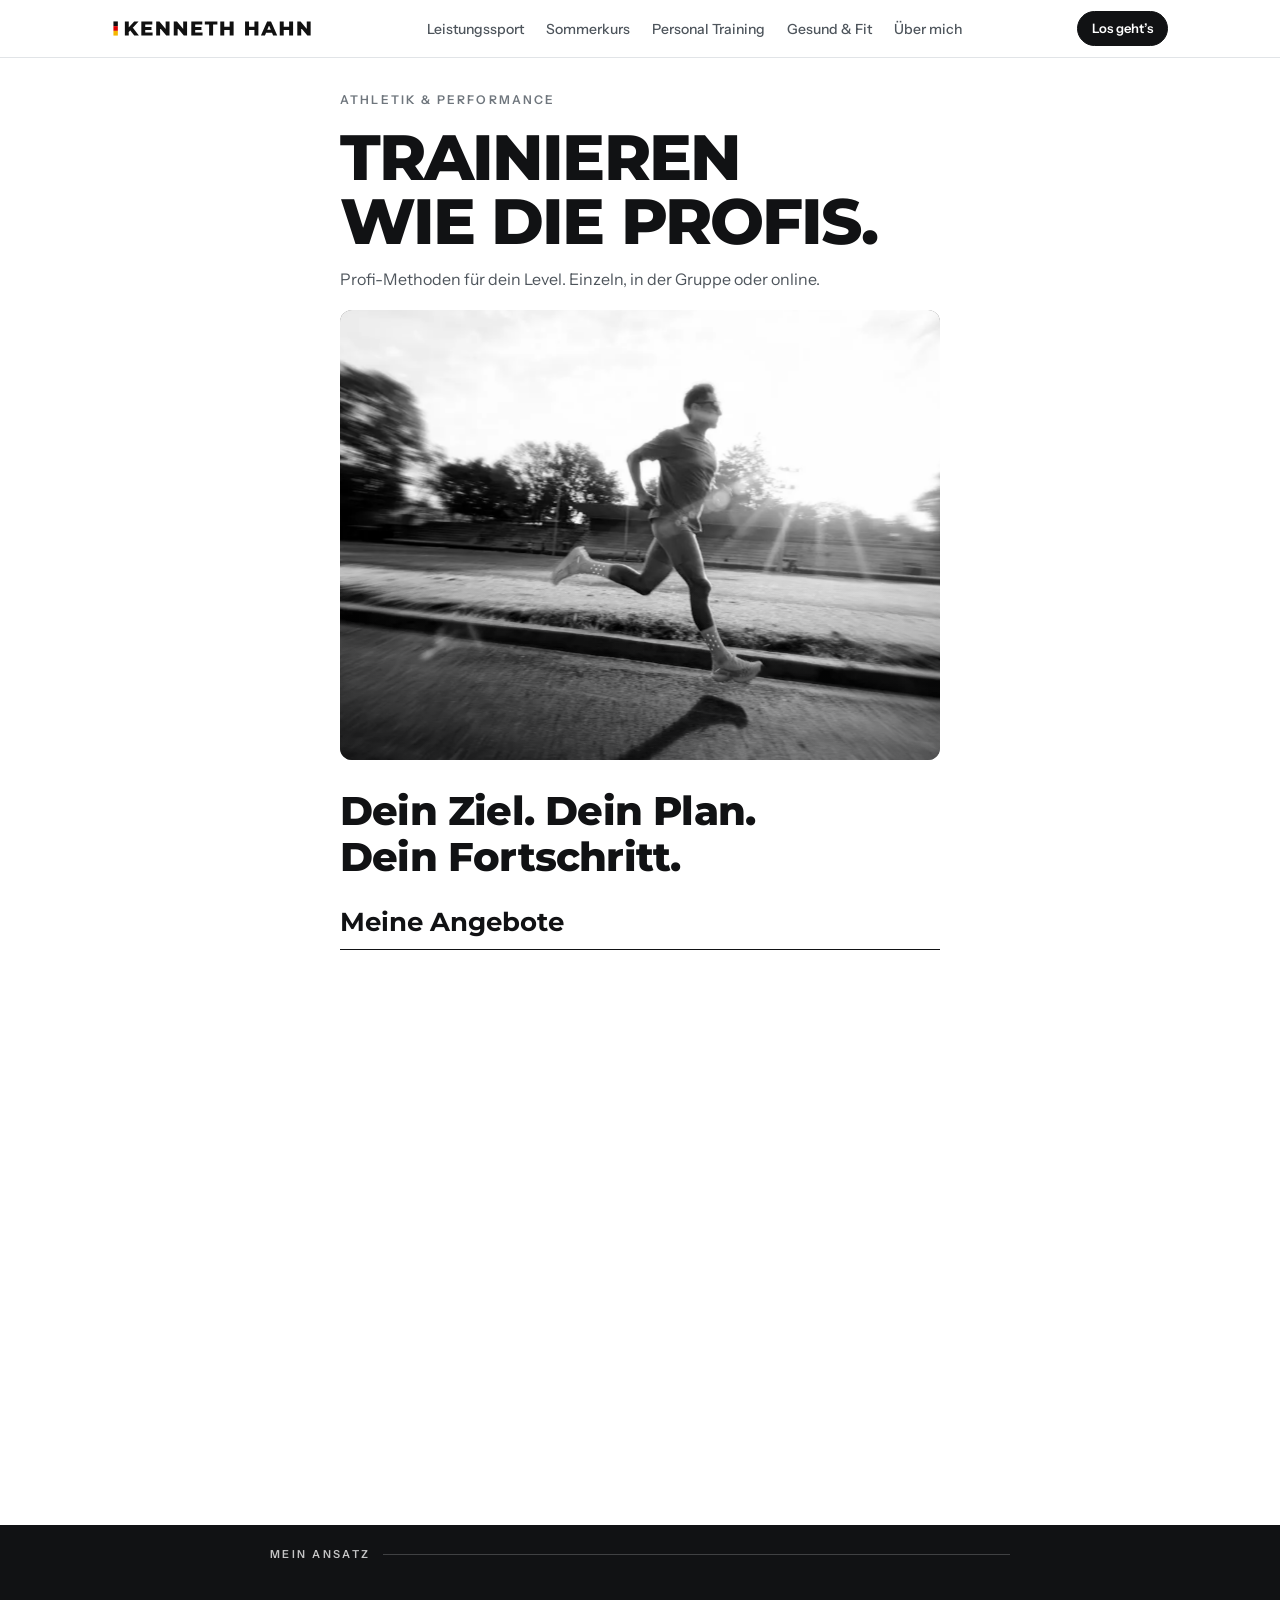
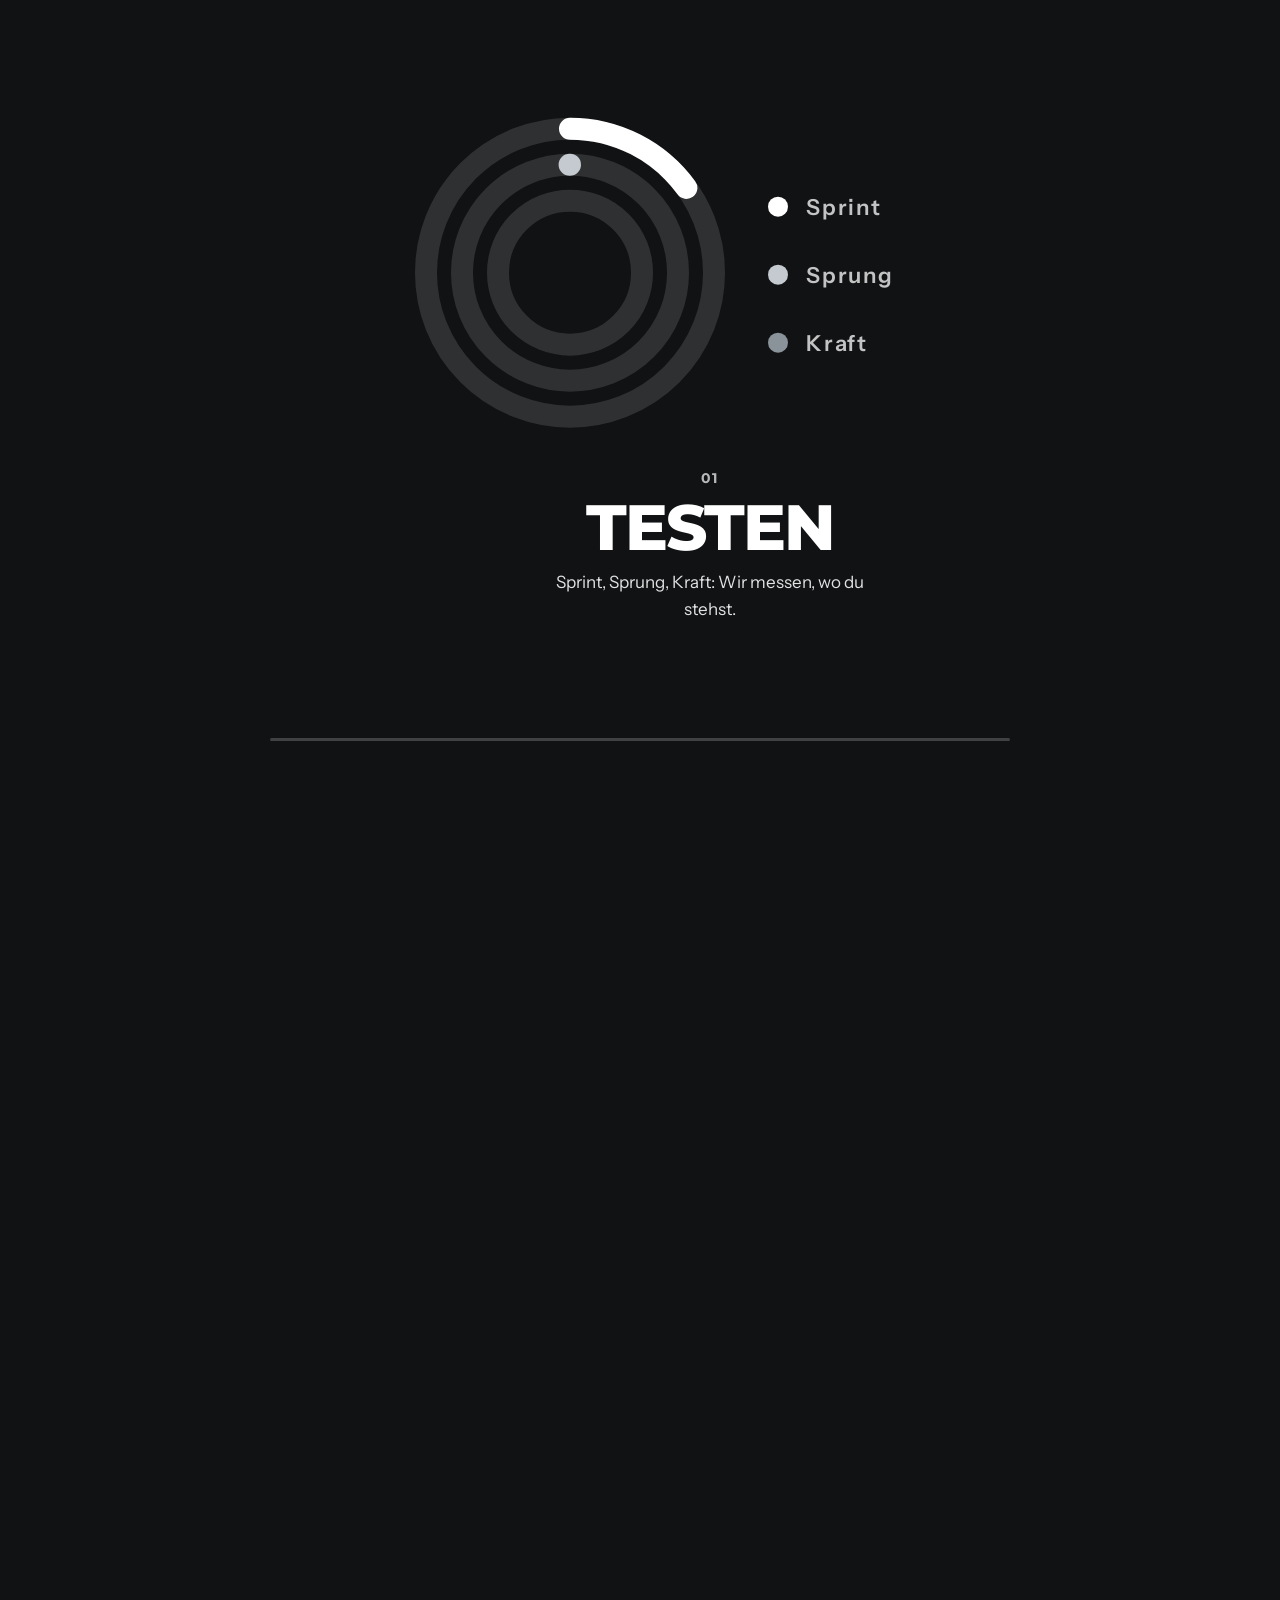
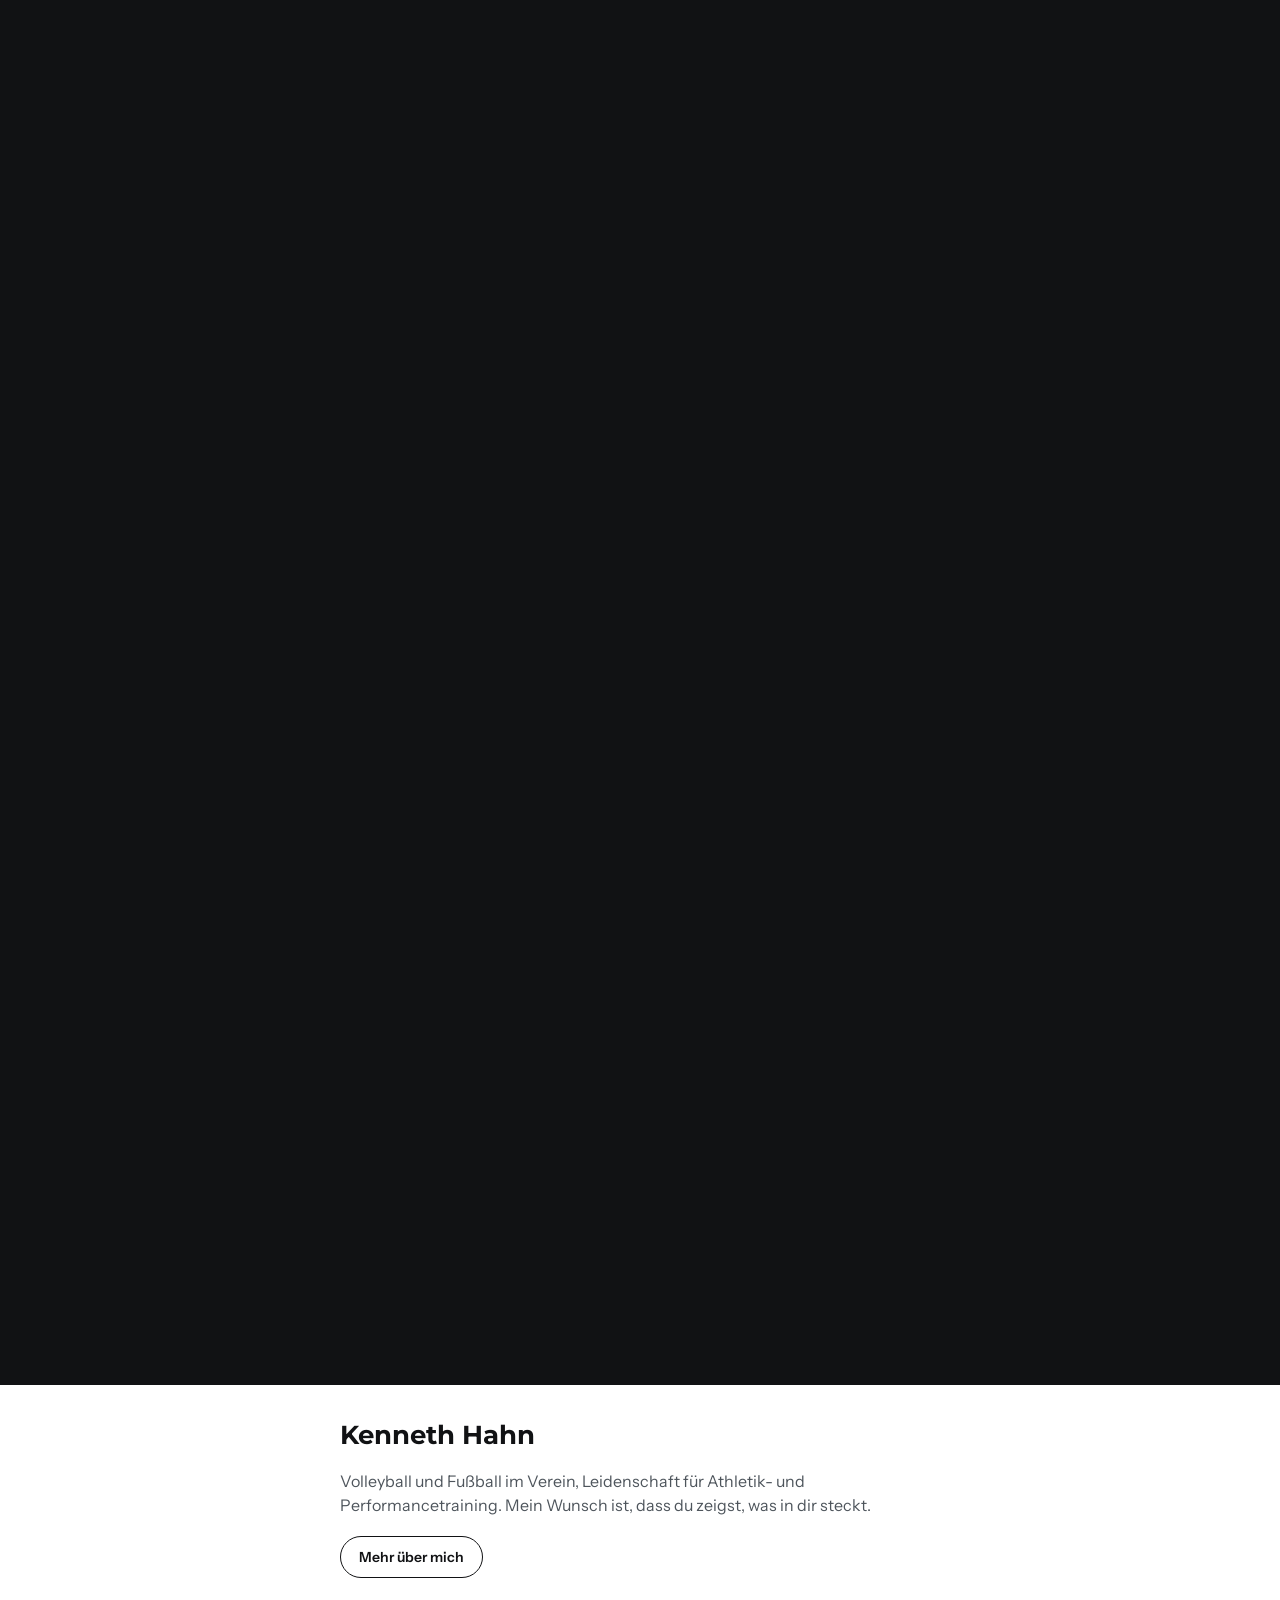
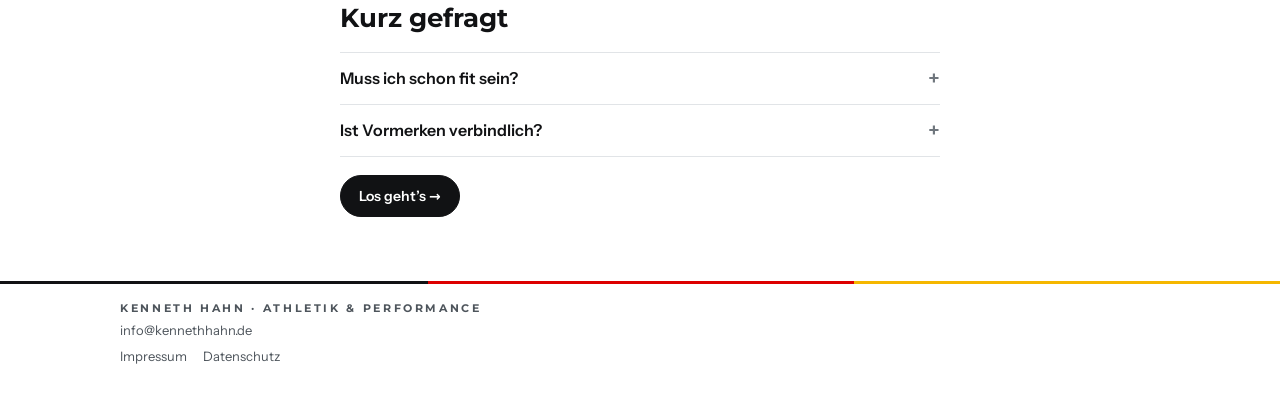
<file: index.html>
<!doctype html>
<html lang="de" class="nofx notab">
<head>
<meta name="robots" content="noindex, nofollow">
<meta charset="utf-8">
<meta name="viewport" content="width=device-width, initial-scale=1">
<title>Kenneth Hahn – Athletik & Performance in Füssen</title>
<meta name="description" content="Athletik- und Performancetraining in Füssen und online: Profi-Methoden für dein Level. Leistungssport, Sommerkurs, Personal Training und Gesund & Fit.">
<meta property="og:title" content="Kenneth Hahn – Athletik & Performance in Füssen">
<meta property="og:description" content="Athletik- und Performancetraining in Füssen und online: Profi-Methoden für dein Level. Leistungssport, Sommerkurs, Personal Training und Gesund & Fit.">
<meta property="og:type" content="website">
<meta property="og:locale" content="de_DE">
<meta property="og:image" content="https://kennihahn99.github.io/img/teilen.jpg">
<meta property="og:image:width" content="1200">
<meta property="og:image:height" content="630">
<meta name="theme-color" content="#ffffff">
<link rel="icon" href="img/favicon.svg" type="image/svg+xml">
<link rel="preload" href="fonts/montserrat-latin.woff2" as="font" type="font/woff2" crossorigin>
<link rel="stylesheet" href="css/style.css">
</head>
<body>
<a class="skip" href="#inhalt">Zum Inhalt</a>
<header class="bar"><div class="bar-in">
 <a class="logo" href="index.html"><img src="img/logo.svg" alt="Kenneth Hahn – zur Startseite" width="200" height="17"></a>
 <nav class="nav" aria-label="Hauptmenü"><a href="leistungssport.html">Leistungssport</a><a href="sommerkurs.html">Sommerkurs</a><a href="personal-training.html">Personal Training</a><a href="gesund-fit.html">Gesund &amp; Fit</a><a href="ueber-mich.html">Über mich</a></nav>
 <div class="bar-r"><a class="pill sm" href="los-gehts.html">Los geht’s</a><button class="burger" aria-label="Menü öffnen" aria-expanded="false" aria-controls="menu"><i></i></button></div>
</div></header>
<nav class="menu" id="menu" hidden aria-label="Menü"><a href="index.html">Start</a><a href="leistungssport.html">Leistungssport</a><a href="sommerkurs.html">Sommerkurs</a><a href="personal-training.html">Personal Training</a><a href="gesund-fit.html">Gesund &amp; Fit</a><a href="ueber-mich.html">Über mich</a><a href="los-gehts.html">Los geht’s</a></nav>
<main id="inhalt">
<div class="page home">
 <div class="hero">
 <div class="herotext">
  <span class="eyebrow">Athletik &amp; Performance</span>
  <h1 class="h1" style="margin-top:14px">Trainieren wie die Profis.</h1>
  <p class="p" style="margin-top:14px">Profi-Methoden für dein Level. Einzeln, in der Gruppe oder online.</p>
 </div>
 <div class="photo zoom"><img src="fotos/start.webp" alt="Läufer im Gegenlicht auf der Bahn" width="1000" height="667" fetchpriority="high"></div>
 </div>
 <p class="glow">Dein Ziel. Dein Plan. Dein Fortschritt.</p>
 <section aria-labelledby="angebote" style="display:grid;gap:12px">
  <h2 class="h2" id="angebote">Meine Angebote</h2>
  <div class="olist"><a class="ol oly fl" href="leistungssport.html"><span class="n">01</span><span><small>Performance</small><b>Leistungssport</b><span class="fm"><em>Einzeln</em><em>Online</em></span><span class="pr">Auf Anfrage · Erstgespräch kostenlos</span></span><i aria-hidden="true">→</i></a><a class="ol oly fr" href="sommerkurs.html"><span class="n">02</span><span><small>Camp</small><b>Sommerkurs 2027</b><span class="fm"><em>Gruppe</em></span><span class="pr">129 € für 8 Einheiten</span></span><i aria-hidden="true">→</i></a><a class="ol oly fl" href="personal-training.html"><span class="n">03</span><span><small>Private</small><b>Personal Training</b><span class="fm"><em>Einzeln</em><em>Online</em></span><span class="pr">Auf Anfrage · Erstgespräch kostenlos</span></span><i aria-hidden="true">→</i></a><a class="ol oly fr" href="gesund-fit.html"><span class="n">04</span><span><small>Vitality</small><b>Gesund &amp; Fit</b><span class="fm"><em>Einzeln</em><em>Gruppe</em><em>Online</em></span><span class="pr">Bald verfügbar</span></span><i aria-hidden="true">→</i></a></div>
 </section>
</div>
<section class="story" aria-label="Mein Ansatz"><div class="stick"><div class="stick-in">
 <div class="sh"><span>Mein Ansatz</span><i aria-hidden="true"></i></div>
 <div class="st"><div class="gfx" data-g="1"></div><b>01</b><h3>Testen</h3><p>Sprint, Sprung, Kraft: Wir messen, wo du stehst.</p></div><div class="st"><div class="gfx" data-g="2"></div><b>02</b><h3>Planen</h3><p>Woche für Woche angepasst: Übungen, Wiederholungen, Pausen.</p></div><div class="st"><div class="gfx" data-g="3"></div><b>03</b><h3>Begleiten</h3><p>Technik korrigieren, sauber steigern, Fortschritt sehen.</p></div>
 <div class="fin"><p>Aus Training<br>wird Leistung.</p></div>
 <div class="prog" aria-hidden="true"><i></i></div>
</div></div></section>
<div class="page">
 <h2 class="h2 rv" style="margin-top:8px">Kenneth Hahn</h2>
 <p class="p rv">Volleyball und Fußball im Verein, Leidenschaft für Athletik- und Performancetraining. Mein Wunsch ist, dass du zeigst, was in dir steckt.</p>
 <a class="pill ghost rv" href="ueber-mich.html" style="justify-self:start">Mehr über mich</a>
 <h2 class="h2 rv" style="margin-top:8px">Kurz gefragt</h2>
 <div class="rv"><details><summary>Muss ich schon fit sein?</summary><p>Nein. Du startest dort, wo du gerade stehst.</p></details><details><summary>Ist Vormerken verbindlich?</summary><p>Nein. Ich melde mich persönlich, erst dann entscheidest du.</p></details></div>
 <a class="pill rv" href="los-gehts.html" style="justify-self:start">Los geht’s →</a>
</div>
</main>
<footer class="foot"><div class="foot-in">
 <b>KENNETH HAHN · ATHLETIK &amp; PERFORMANCE</b>
 <a href="mailto:info@kennethhahn.de">info@kennethhahn.de</a>
 <div class="row"><a href="impressum.html">Impressum</a><a href="datenschutz.html">Datenschutz</a></div>
</div></footer>
<script src="js/main.js" defer></script>
</body>
</html>
</file>
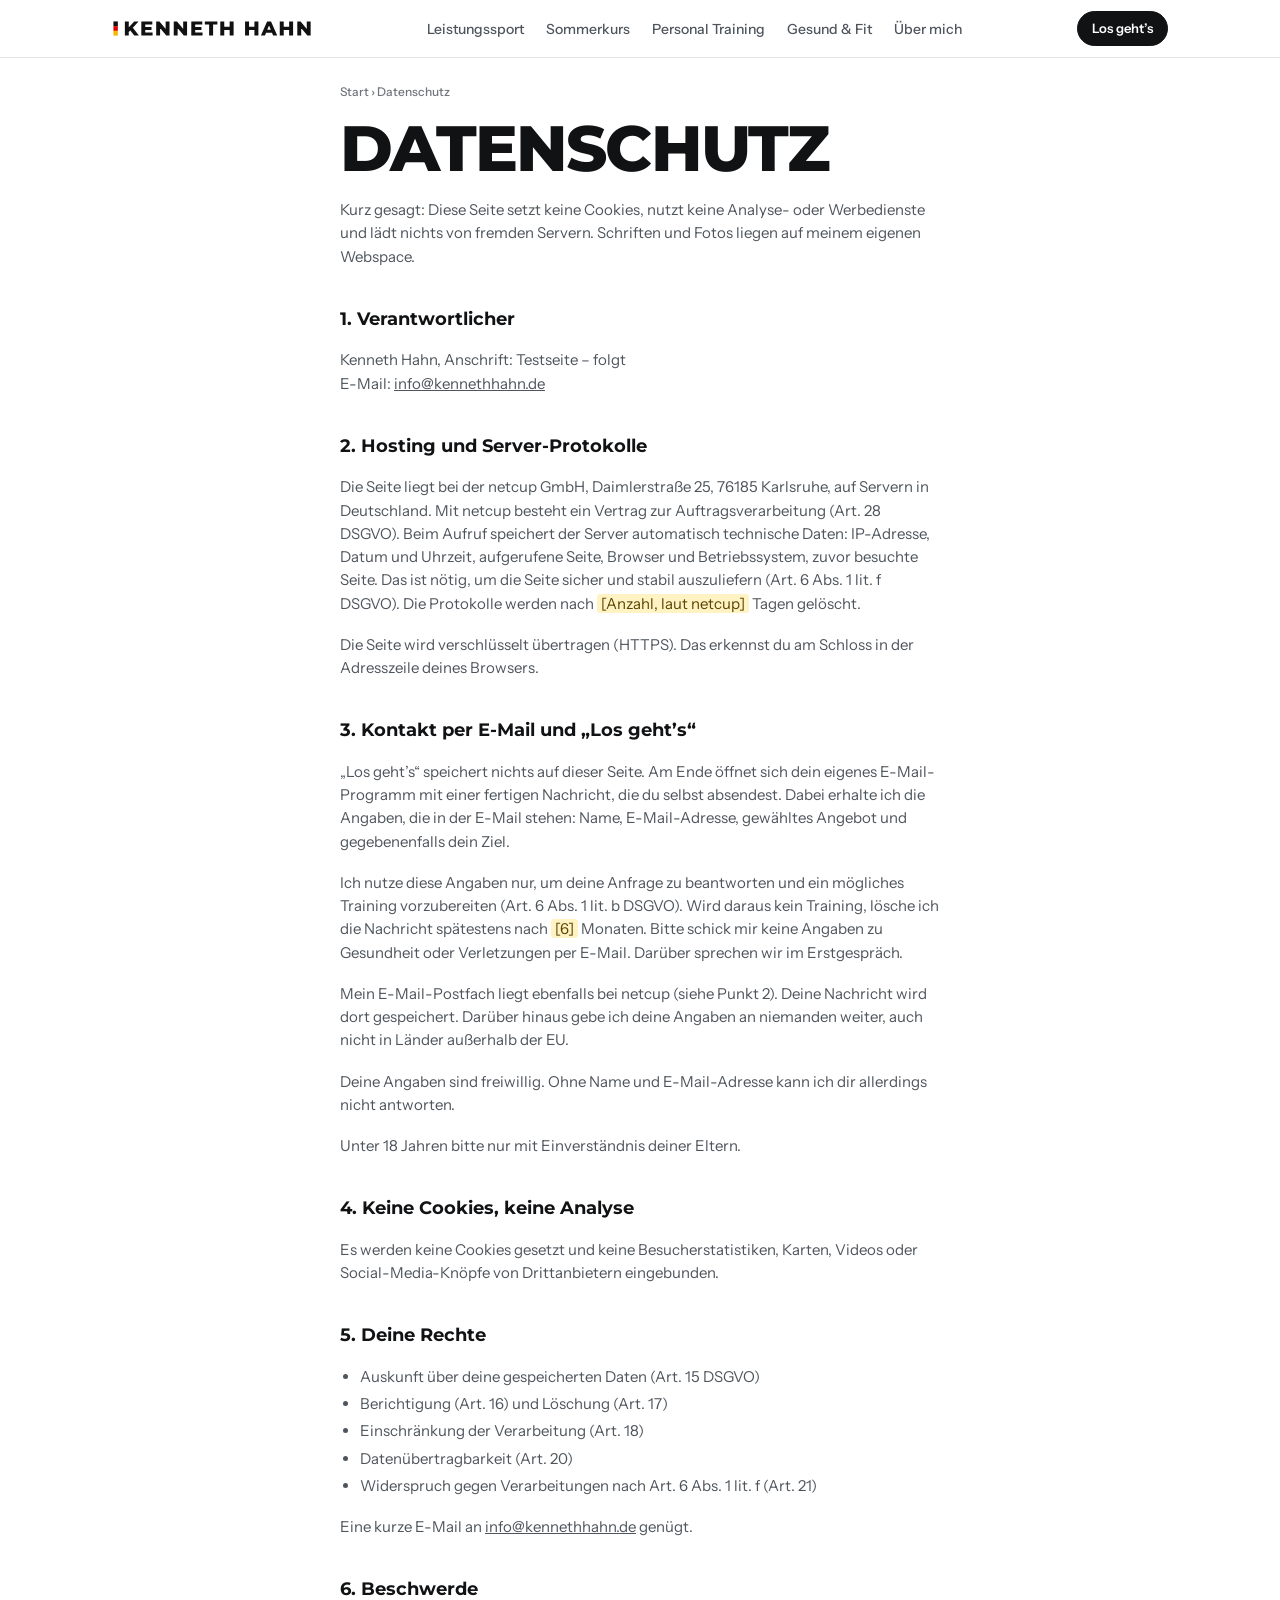
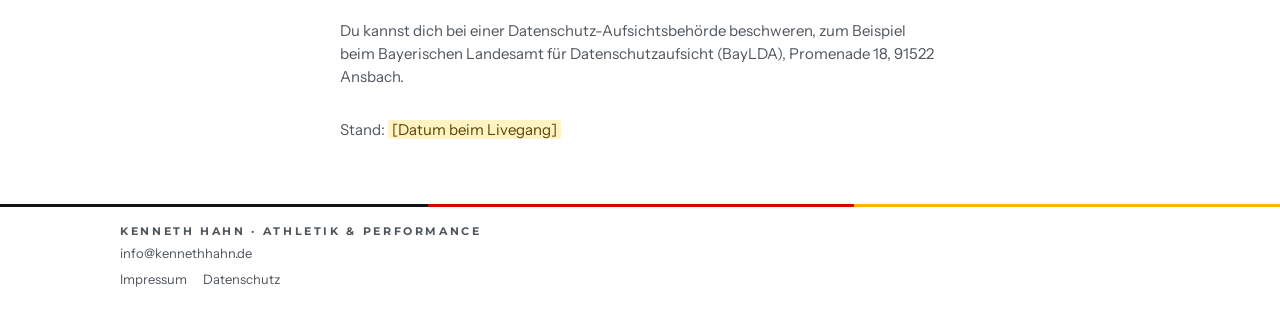
<file: datenschutz.html>
<!doctype html>
<html lang="de" class="nofx notab">
<head>
<meta charset="utf-8">
<meta name="viewport" content="width=device-width, initial-scale=1">
<title>Datenschutz · Kenneth Hahn</title>
<meta name="description" content="Datenschutzerklärung von Kenneth Hahn – Athletik & Performance: keine Cookies, keine Analyse, Kontakt nur per E-Mail.">
<meta property="og:title" content="Datenschutz · Kenneth Hahn">
<meta property="og:description" content="Datenschutzerklärung von Kenneth Hahn – Athletik & Performance: keine Cookies, keine Analyse, Kontakt nur per E-Mail.">
<meta property="og:type" content="website">
<meta property="og:locale" content="de_DE">
<meta property="og:image" content="https://kennihahn99.github.io/img/teilen.jpg">
<meta property="og:image:width" content="1200">
<meta property="og:image:height" content="630">
<meta name="theme-color" content="#ffffff">
<link rel="icon" href="img/favicon.svg" type="image/svg+xml">
<link rel="preload" href="fonts/montserrat-latin.woff2" as="font" type="font/woff2" crossorigin>
<link rel="stylesheet" href="css/style.css">
<meta name="robots" content="noindex, nofollow">
</head>
<body>
<a class="skip" href="#inhalt">Zum Inhalt</a>
<header class="bar"><div class="bar-in">
 <a class="logo" href="index.html"><img src="img/logo.svg" alt="Kenneth Hahn – zur Startseite" width="200" height="17"></a>
 <nav class="nav" aria-label="Hauptmenü"><a href="leistungssport.html">Leistungssport</a><a href="sommerkurs.html">Sommerkurs</a><a href="personal-training.html">Personal Training</a><a href="gesund-fit.html">Gesund &amp; Fit</a><a href="ueber-mich.html">Über mich</a></nav>
 <div class="bar-r"><a class="pill sm" href="los-gehts.html">Los geht’s</a><button class="burger" aria-label="Menü öffnen" aria-expanded="false" aria-controls="menu"><i></i></button></div>
</div></header>
<nav class="menu" id="menu" hidden aria-label="Menü"><a href="index.html">Start</a><a href="leistungssport.html">Leistungssport</a><a href="sommerkurs.html">Sommerkurs</a><a href="personal-training.html">Personal Training</a><a href="gesund-fit.html">Gesund &amp; Fit</a><a href="ueber-mich.html">Über mich</a><a href="los-gehts.html">Los geht’s</a></nav>
<main id="inhalt">
<div class="page legal">
 <span class="crumb"><a href="index.html">Start</a> › Datenschutz</span>
 <h1 class="h1">Datenschutz</h1>
 <p>Kurz gesagt: Diese Seite setzt keine Cookies, nutzt keine Analyse- oder Werbedienste und lädt nichts von fremden Servern. Schriften und Fotos liegen auf meinem eigenen Webspace.</p>
 <h2>1. Verantwortlicher</h2>
 <p>Kenneth Hahn, Anschrift: Testseite – folgt<br>E-Mail: <a href="mailto:info@kennethhahn.de">info@kennethhahn.de</a></p>
 <h2>2. Hosting und Server-Protokolle</h2>
 <p>Die Seite liegt bei der netcup GmbH, Daimlerstraße 25, 76185 Karlsruhe, auf Servern in Deutschland. Mit netcup besteht ein Vertrag zur Auftragsverarbeitung (Art. 28 DSGVO). Beim Aufruf speichert der Server automatisch technische Daten: IP-Adresse, Datum und Uhrzeit, aufgerufene Seite, Browser und Betriebssystem, zuvor besuchte Seite. Das ist nötig, um die Seite sicher und stabil auszuliefern (Art. 6 Abs. 1 lit. f DSGVO). Die Protokolle werden nach <span class="todo">[Anzahl, laut netcup]</span> Tagen gelöscht.</p>
 <p>Die Seite wird verschlüsselt übertragen (HTTPS). Das erkennst du am Schloss in der Adresszeile deines Browsers.</p>
 <h2>3. Kontakt per E-Mail und „Los geht’s“</h2>
 <p>„Los geht’s“ speichert nichts auf dieser Seite. Am Ende öffnet sich dein eigenes E-Mail-Programm mit einer fertigen Nachricht, die du selbst absendest. Dabei erhalte ich die Angaben, die in der E-Mail stehen: Name, E-Mail-Adresse, gewähltes Angebot und gegebenenfalls dein Ziel.</p>
 <p>Ich nutze diese Angaben nur, um deine Anfrage zu beantworten und ein mögliches Training vorzubereiten (Art. 6 Abs. 1 lit. b DSGVO). Wird daraus kein Training, lösche ich die Nachricht spätestens nach <span class="todo">[6]</span> Monaten. Bitte schick mir keine Angaben zu Gesundheit oder Verletzungen per E-Mail. Darüber sprechen wir im Erstgespräch.</p>
 <p>Mein E-Mail-Postfach liegt ebenfalls bei netcup (siehe Punkt 2). Deine Nachricht wird dort gespeichert. Darüber hinaus gebe ich deine Angaben an niemanden weiter, auch nicht in Länder außerhalb der EU.</p>
 <p>Deine Angaben sind freiwillig. Ohne Name und E-Mail-Adresse kann ich dir allerdings nicht antworten.</p>
 <p>Unter 18 Jahren bitte nur mit Einverständnis deiner Eltern.</p>
 <h2>4. Keine Cookies, keine Analyse</h2>
 <p>Es werden keine Cookies gesetzt und keine Besucherstatistiken, Karten, Videos oder Social-Media-Knöpfe von Drittanbietern eingebunden.</p>
 <h2>5. Deine Rechte</h2>
 <ul><li>Auskunft über deine gespeicherten Daten (Art. 15 DSGVO)</li><li>Berichtigung (Art. 16) und Löschung (Art. 17)</li><li>Einschränkung der Verarbeitung (Art. 18)</li><li>Datenübertragbarkeit (Art. 20)</li><li>Widerspruch gegen Verarbeitungen nach Art. 6 Abs. 1 lit. f (Art. 21)</li></ul>
 <p>Eine kurze E-Mail an <a href="mailto:info@kennethhahn.de">info@kennethhahn.de</a> genügt.</p>
 <h2>6. Beschwerde</h2>
 <p>Du kannst dich bei einer Datenschutz-Aufsichtsbehörde beschweren, zum Beispiel beim Bayerischen Landesamt für Datenschutzaufsicht (BayLDA), Promenade 18, 91522 Ansbach.</p>
 <p class="hint" style="margin-top:12px">Stand: <span class="todo">[Datum beim Livegang]</span></p>
</div>
</main>
<footer class="foot"><div class="foot-in">
 <b>KENNETH HAHN · ATHLETIK &amp; PERFORMANCE</b>
 <a href="mailto:info@kennethhahn.de">info@kennethhahn.de</a>
 <div class="row"><a href="impressum.html">Impressum</a><a href="datenschutz.html">Datenschutz</a></div>
</div></footer>
<script src="js/main.js" defer></script>
</body>
</html>
</file>
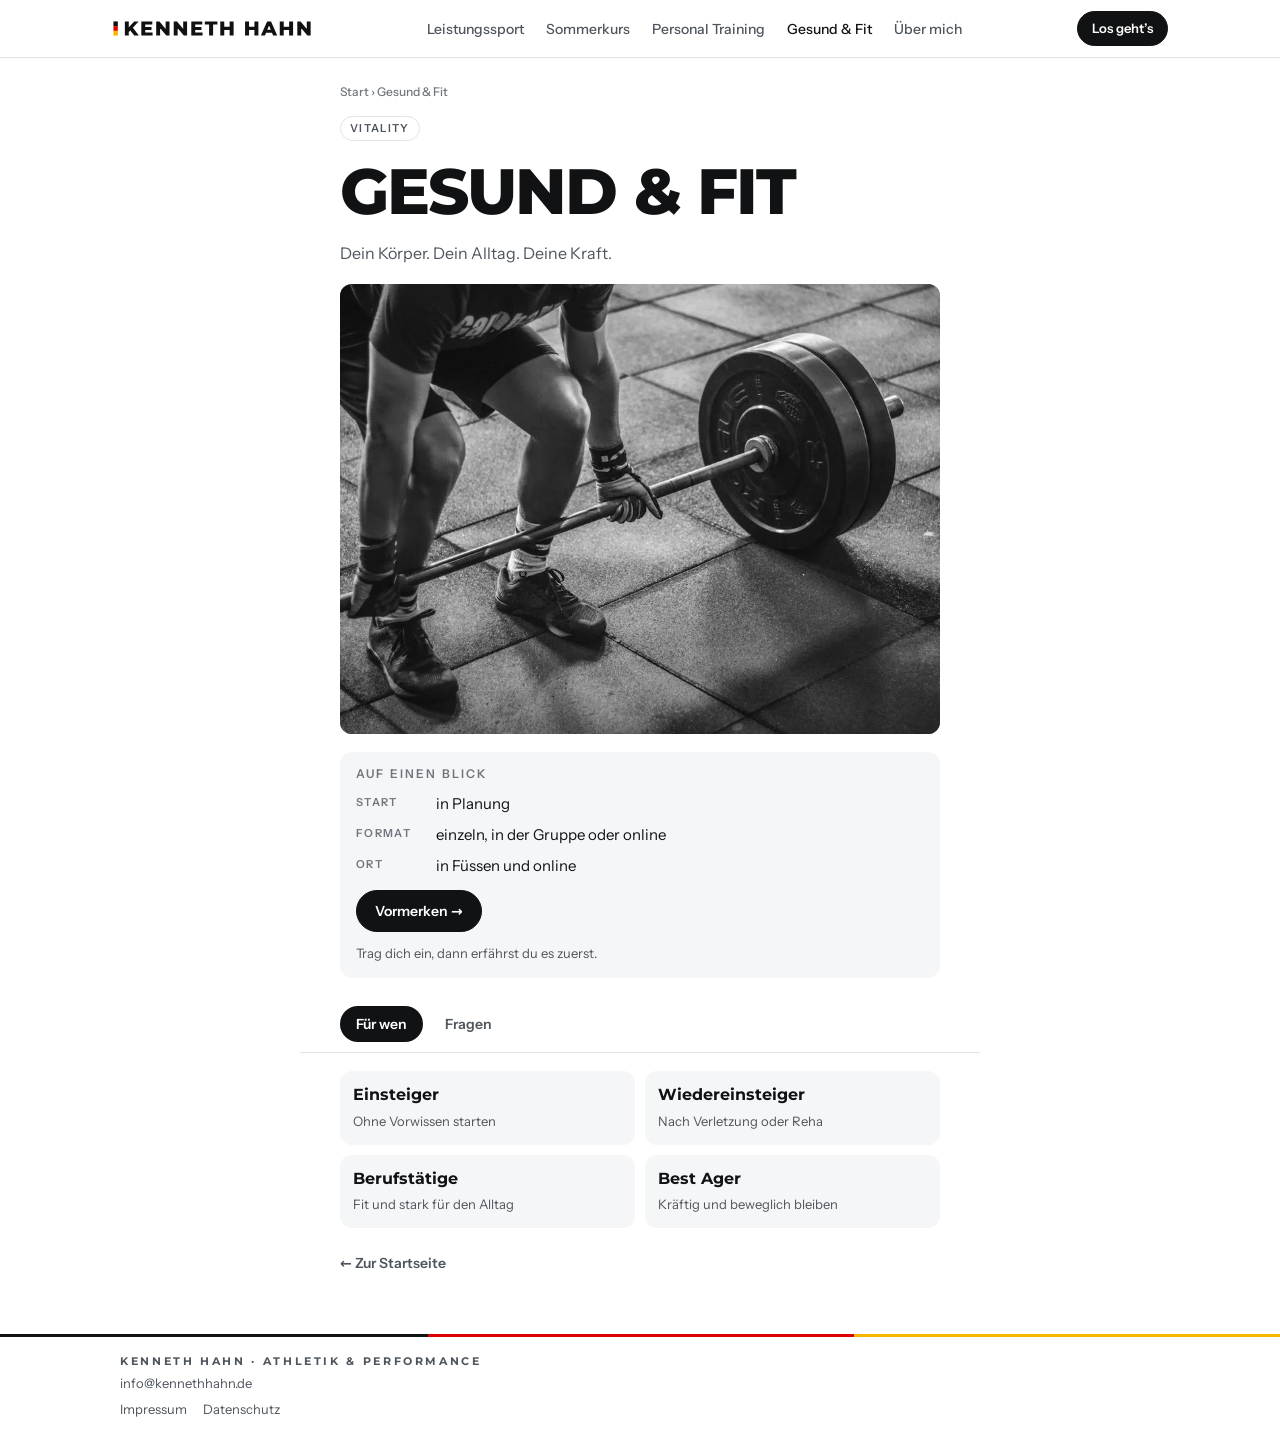
<file: gesund-fit.html>
<!doctype html>
<html lang="de" class="nofx notab">
<head>
<meta name="robots" content="noindex, nofollow">
<meta charset="utf-8">
<meta name="viewport" content="width=device-width, initial-scale=1">
<title>Gesund & Fit · Kenneth Hahn – Athletik & Performance</title>
<meta name="description" content="Gesund & Fit in Füssen und online: Kraft, Ausdauer und Beweglichkeit, auch für den Wiedereinstieg nach Verletzung. Bald verfügbar.">
<meta property="og:title" content="Gesund & Fit · Kenneth Hahn – Athletik & Performance">
<meta property="og:description" content="Gesund & Fit in Füssen und online: Kraft, Ausdauer und Beweglichkeit, auch für den Wiedereinstieg nach Verletzung. Bald verfügbar.">
<meta property="og:type" content="website">
<meta property="og:locale" content="de_DE">
<meta property="og:image" content="https://kennihahn99.github.io/img/teilen.jpg">
<meta property="og:image:width" content="1200">
<meta property="og:image:height" content="630">
<meta name="theme-color" content="#ffffff">
<link rel="icon" href="img/favicon.svg" type="image/svg+xml">
<link rel="preload" href="fonts/montserrat-latin.woff2" as="font" type="font/woff2" crossorigin>
<link rel="stylesheet" href="css/style.css">
</head>
<body>
<a class="skip" href="#inhalt">Zum Inhalt</a>
<header class="bar"><div class="bar-in">
 <a class="logo" href="index.html"><img src="img/logo.svg" alt="Kenneth Hahn – zur Startseite" width="200" height="17"></a>
 <nav class="nav" aria-label="Hauptmenü"><a href="leistungssport.html">Leistungssport</a><a href="sommerkurs.html">Sommerkurs</a><a href="personal-training.html">Personal Training</a><a href="gesund-fit.html" aria-current="page">Gesund &amp; Fit</a><a href="ueber-mich.html">Über mich</a></nav>
 <div class="bar-r"><a class="pill sm" href="los-gehts.html">Los geht’s</a><button class="burger" aria-label="Menü öffnen" aria-expanded="false" aria-controls="menu"><i></i></button></div>
</div></header>
<nav class="menu" id="menu" hidden aria-label="Menü"><a href="index.html">Start</a><a href="leistungssport.html">Leistungssport</a><a href="sommerkurs.html">Sommerkurs</a><a href="personal-training.html">Personal Training</a><a href="gesund-fit.html">Gesund &amp; Fit</a><a href="ueber-mich.html">Über mich</a><a href="los-gehts.html">Los geht’s</a></nav>
<main id="inhalt">
<div class="page">
 <span class="crumb"><a href="index.html">Start</a> › Gesund &amp; Fit</span>
 <span class="chip">Vitality</span>
 <h1 class="h1">Gesund &amp; Fit</h1>
 <p class="p">Dein Körper. Dein Alltag. Deine Kraft.</p>
 <div class="photo"><img src="fotos/vitality.webp" alt="Kreuzheben mit der Langhantel" width="1000" height="667" style="object-position:center" fetchpriority="high"></div>
 <div class="glance"><span class="eyebrow">Auf einen Blick</span><dl><div><dt>Start</dt><dd>in Planung</dd></div><div><dt>Format</dt><dd>einzeln, in der Gruppe oder online</dd></div><div><dt>Ort</dt><dd>in Füssen und online</dd></div></dl><a class="pill" href="los-gehts.html?angebot=vitality">Vormerken →</a><p class="hint">Trag dich ein, dann erfährst du es zuerst.</p></div>
 <div class="tabs" role="tablist" aria-label="Infos zu Gesund &amp; Fit"><span class="ind" aria-hidden="true"></span><button class="tab" role="tab" id="t-fuer-wen" aria-controls="fuer-wen" aria-selected="true">Für wen</button><button class="tab" role="tab" id="t-fragen" aria-controls="fragen" aria-selected="false">Fragen</button></div>
 <section class="tabpane" role="tabpanel" id="fuer-wen" aria-labelledby="t-fuer-wen" data-title="Für wen"><div class="cards"><div class="card"><b>Einsteiger</b><span>Ohne Vorwissen starten</span></div><div class="card"><b>Wiedereinsteiger</b><span>Nach Verletzung oder Reha</span></div><div class="card"><b>Berufstätige</b><span>Fit und stark für den Alltag</span></div><div class="card"><b>Best Ager</b><span>Kräftig und beweglich bleiben</span></div></div></section><section class="tabpane" role="tabpanel" id="fragen" aria-labelledby="t-fragen" data-title="Fragen" hidden><div><details><summary>Ist das Rehasport über die Krankenkasse?</summary><p>Nein. Es ist Training für deinen Wiedereinstieg, keine Kassenleistung.</p></details><details><summary>Was kostet das?</summary><p>Der Preis steht fest, sobald das Angebot startet. Vorgemerkte erfahren ihn zuerst.</p></details></div></section>
 <a class="back" href="index.html" style="margin-top:10px">← Zur Startseite</a>
</div>
</main>
<footer class="foot"><div class="foot-in">
 <b>KENNETH HAHN · ATHLETIK &amp; PERFORMANCE</b>
 <a href="mailto:info@kennethhahn.de">info@kennethhahn.de</a>
 <div class="row"><a href="impressum.html">Impressum</a><a href="datenschutz.html">Datenschutz</a></div>
</div></footer>
<script src="js/main.js" defer></script>
</body>
</html>
</file>
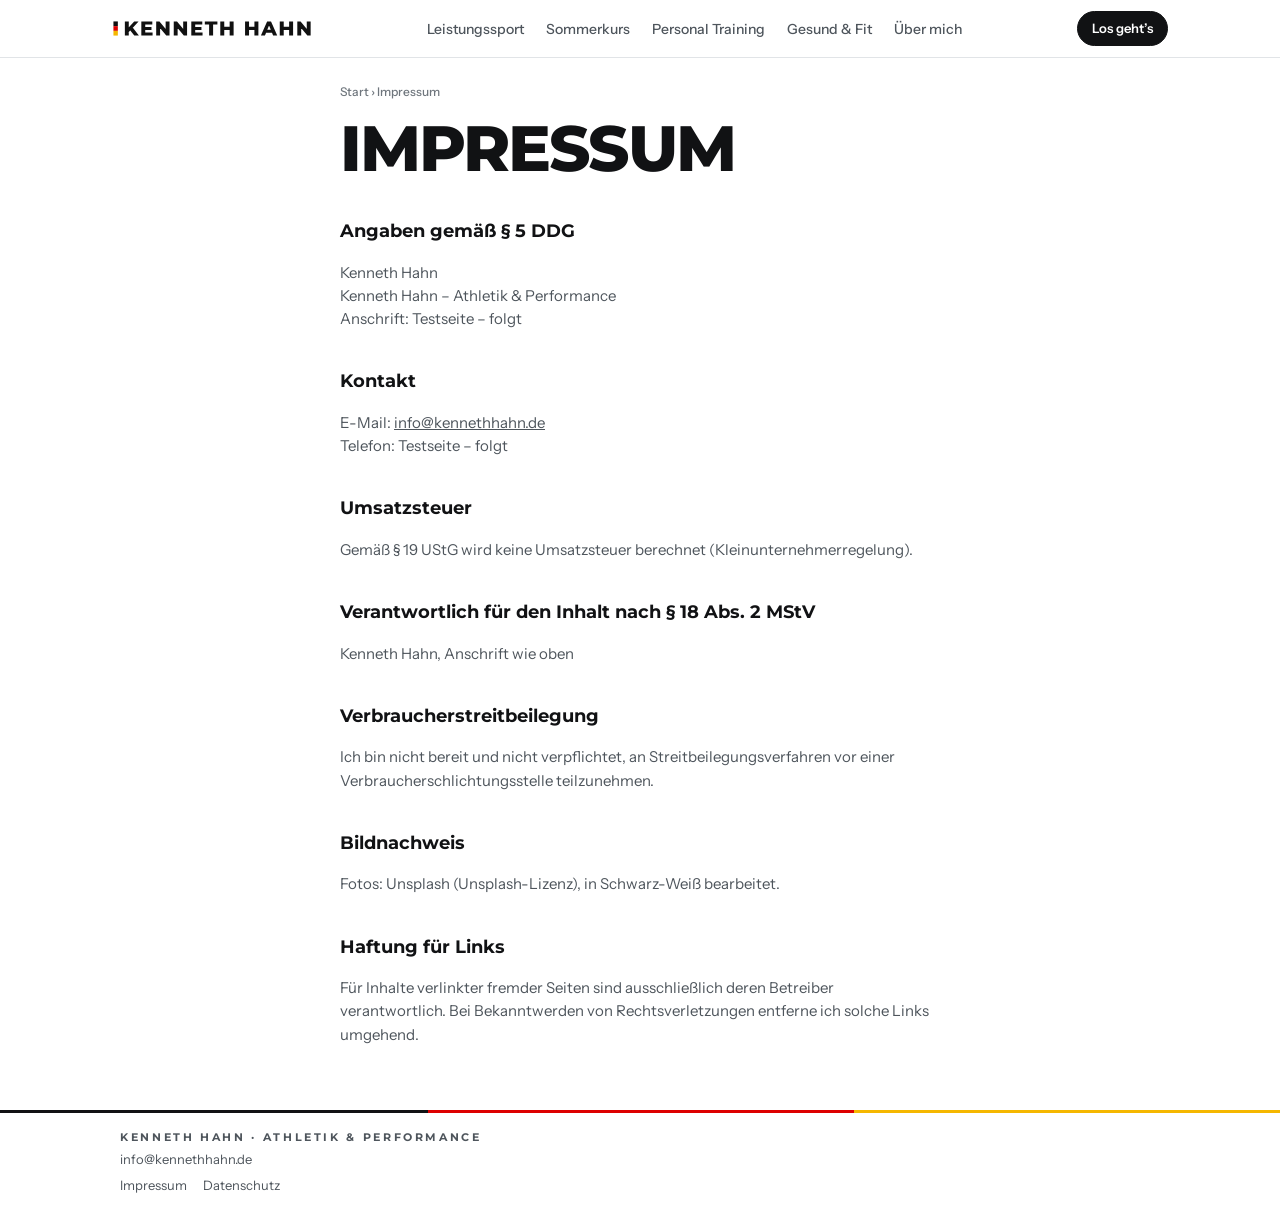
<file: impressum.html>
<!doctype html>
<html lang="de" class="nofx notab">
<head>
<meta charset="utf-8">
<meta name="viewport" content="width=device-width, initial-scale=1">
<title>Impressum · Kenneth Hahn</title>
<meta name="description" content="Impressum von Kenneth Hahn – Athletik & Performance, Füssen.">
<meta property="og:title" content="Impressum · Kenneth Hahn">
<meta property="og:description" content="Impressum von Kenneth Hahn – Athletik & Performance, Füssen.">
<meta property="og:type" content="website">
<meta property="og:locale" content="de_DE">
<meta property="og:image" content="https://kennihahn99.github.io/img/teilen.jpg">
<meta property="og:image:width" content="1200">
<meta property="og:image:height" content="630">
<meta name="theme-color" content="#ffffff">
<link rel="icon" href="img/favicon.svg" type="image/svg+xml">
<link rel="preload" href="fonts/montserrat-latin.woff2" as="font" type="font/woff2" crossorigin>
<link rel="stylesheet" href="css/style.css">
<meta name="robots" content="noindex, nofollow">
</head>
<body>
<a class="skip" href="#inhalt">Zum Inhalt</a>
<header class="bar"><div class="bar-in">
 <a class="logo" href="index.html"><img src="img/logo.svg" alt="Kenneth Hahn – zur Startseite" width="200" height="17"></a>
 <nav class="nav" aria-label="Hauptmenü"><a href="leistungssport.html">Leistungssport</a><a href="sommerkurs.html">Sommerkurs</a><a href="personal-training.html">Personal Training</a><a href="gesund-fit.html">Gesund &amp; Fit</a><a href="ueber-mich.html">Über mich</a></nav>
 <div class="bar-r"><a class="pill sm" href="los-gehts.html">Los geht’s</a><button class="burger" aria-label="Menü öffnen" aria-expanded="false" aria-controls="menu"><i></i></button></div>
</div></header>
<nav class="menu" id="menu" hidden aria-label="Menü"><a href="index.html">Start</a><a href="leistungssport.html">Leistungssport</a><a href="sommerkurs.html">Sommerkurs</a><a href="personal-training.html">Personal Training</a><a href="gesund-fit.html">Gesund &amp; Fit</a><a href="ueber-mich.html">Über mich</a><a href="los-gehts.html">Los geht’s</a></nav>
<main id="inhalt">
<div class="page legal">
 <span class="crumb"><a href="index.html">Start</a> › Impressum</span>
 <h1 class="h1">Impressum</h1>
 <h2>Angaben gemäß § 5 DDG</h2>
 <p>Kenneth Hahn<br>Kenneth Hahn – Athletik &amp; Performance<br>Anschrift: Testseite – folgt</p>
 <h2>Kontakt</h2>
 <p>E-Mail: <a href="mailto:info@kennethhahn.de">info@kennethhahn.de</a><br>Telefon: Testseite – folgt</p>
 <h2>Umsatzsteuer</h2>
 <p>Gemäß § 19 UStG wird keine Umsatzsteuer berechnet (Kleinunternehmerregelung).</p>
 <h2>Verantwortlich für den Inhalt nach § 18 Abs. 2 MStV</h2>
 <p>Kenneth Hahn, Anschrift wie oben</p>
 <h2>Verbraucherstreitbeilegung</h2>
 <p>Ich bin nicht bereit und nicht verpflichtet, an Streitbeilegungsverfahren vor einer Verbraucherschlichtungsstelle teilzunehmen.</p>
 <h2>Bildnachweis</h2>
 <p>Fotos: Unsplash (Unsplash-Lizenz), in Schwarz-Weiß bearbeitet.</p>
 <h2>Haftung für Links</h2>
 <p>Für Inhalte verlinkter fremder Seiten sind ausschließlich deren Betreiber verantwortlich. Bei Bekanntwerden von Rechtsverletzungen entferne ich solche Links umgehend.</p>
</div>
</main>
<footer class="foot"><div class="foot-in">
 <b>KENNETH HAHN · ATHLETIK &amp; PERFORMANCE</b>
 <a href="mailto:info@kennethhahn.de">info@kennethhahn.de</a>
 <div class="row"><a href="impressum.html">Impressum</a><a href="datenschutz.html">Datenschutz</a></div>
</div></footer>
<script src="js/main.js" defer></script>
</body>
</html>
</file>
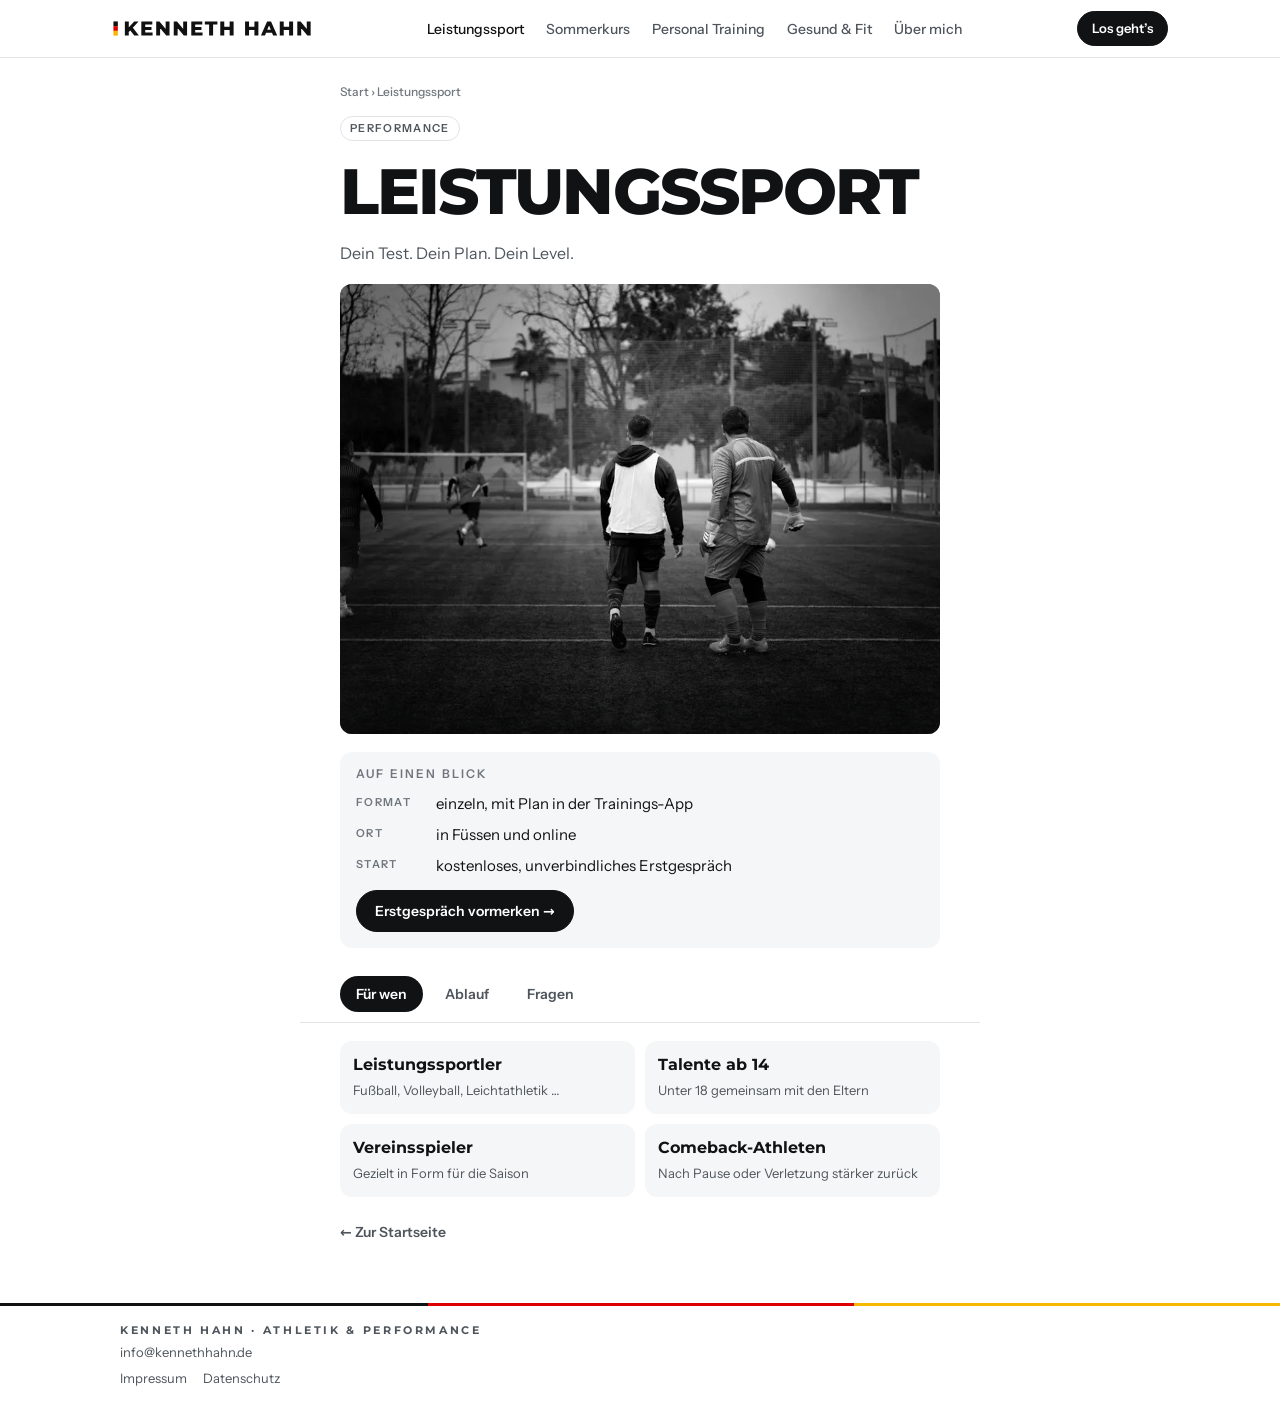
<file: leistungssport.html>
<!doctype html>
<html lang="de" class="nofx notab">
<head>
<meta name="robots" content="noindex, nofollow">
<meta charset="utf-8">
<meta name="viewport" content="width=device-width, initial-scale=1">
<title>Leistungssport · Kenneth Hahn – Athletik & Performance</title>
<meta name="description" content="Athletiktraining für Leistungssportler und Talente ab 14 aus jeder Sportart, in Füssen und online: Eingangstest, persönlicher Plan in der App, wöchentliches Feedback.">
<meta property="og:title" content="Leistungssport · Kenneth Hahn – Athletik & Performance">
<meta property="og:description" content="Athletiktraining für Leistungssportler und Talente ab 14 aus jeder Sportart, in Füssen und online: Eingangstest, persönlicher Plan in der App, wöchentliches Feedback.">
<meta property="og:type" content="website">
<meta property="og:locale" content="de_DE">
<meta property="og:image" content="https://kennihahn99.github.io/img/teilen.jpg">
<meta property="og:image:width" content="1200">
<meta property="og:image:height" content="630">
<meta name="theme-color" content="#ffffff">
<link rel="icon" href="img/favicon.svg" type="image/svg+xml">
<link rel="preload" href="fonts/montserrat-latin.woff2" as="font" type="font/woff2" crossorigin>
<link rel="stylesheet" href="css/style.css">
</head>
<body>
<a class="skip" href="#inhalt">Zum Inhalt</a>
<header class="bar"><div class="bar-in">
 <a class="logo" href="index.html"><img src="img/logo.svg" alt="Kenneth Hahn – zur Startseite" width="200" height="17"></a>
 <nav class="nav" aria-label="Hauptmenü"><a href="leistungssport.html" aria-current="page">Leistungssport</a><a href="sommerkurs.html">Sommerkurs</a><a href="personal-training.html">Personal Training</a><a href="gesund-fit.html">Gesund &amp; Fit</a><a href="ueber-mich.html">Über mich</a></nav>
 <div class="bar-r"><a class="pill sm" href="los-gehts.html">Los geht’s</a><button class="burger" aria-label="Menü öffnen" aria-expanded="false" aria-controls="menu"><i></i></button></div>
</div></header>
<nav class="menu" id="menu" hidden aria-label="Menü"><a href="index.html">Start</a><a href="leistungssport.html">Leistungssport</a><a href="sommerkurs.html">Sommerkurs</a><a href="personal-training.html">Personal Training</a><a href="gesund-fit.html">Gesund &amp; Fit</a><a href="ueber-mich.html">Über mich</a><a href="los-gehts.html">Los geht’s</a></nav>
<main id="inhalt">
<div class="page">
 <span class="crumb"><a href="index.html">Start</a> › Leistungssport</span>
 <span class="chip">Performance</span>
 <h1 class="h1">Leistungssport</h1>
 <p class="p">Dein Test. Dein Plan. Dein Level.</p>
 <div class="photo"><img src="fotos/performance.webp" alt="Fußballer im Athletiktraining" width="1000" height="667" style="object-position:center" fetchpriority="high"></div>
 <div class="glance"><span class="eyebrow">Auf einen Blick</span><dl><div><dt>Format</dt><dd>einzeln, mit Plan in der Trainings-App</dd></div><div><dt>Ort</dt><dd>in Füssen und online</dd></div><div><dt>Start</dt><dd>kostenloses, unverbindliches Erstgespräch</dd></div></dl><a class="pill" href="los-gehts.html?angebot=performance">Erstgespräch vormerken →</a></div>
 <div class="tabs" role="tablist" aria-label="Infos zu Leistungssport"><span class="ind" aria-hidden="true"></span><button class="tab" role="tab" id="t-fuer-wen" aria-controls="fuer-wen" aria-selected="true">Für wen</button><button class="tab" role="tab" id="t-ablauf" aria-controls="ablauf" aria-selected="false">Ablauf</button><button class="tab" role="tab" id="t-fragen" aria-controls="fragen" aria-selected="false">Fragen</button></div>
 <section class="tabpane" role="tabpanel" id="fuer-wen" aria-labelledby="t-fuer-wen" data-title="Für wen"><div class="cards"><div class="card"><b>Leistungssportler</b><span>Fußball, Volleyball, Leichtathletik …</span></div><div class="card"><b>Talente ab 14</b><span>Unter 18 gemeinsam mit den Eltern</span></div><div class="card"><b>Vereinsspieler</b><span>Gezielt in Form für die Saison</span></div><div class="card"><b>Comeback-Athleten</b><span>Nach Pause oder Verletzung stärker zurück</span></div></div></section><section class="tabpane" role="tabpanel" id="ablauf" aria-labelledby="t-ablauf" data-title="Ablauf" hidden><div class="steps"><div><b>01</b><p style="margin:0"><strong>Kennenlernen</strong><span>Ziel, Verein, Position, Trainingswoche.</span></p></div><div><b>02</b><p style="margin:0"><strong>Eingangstest</strong><span>Wo stehst du in Schnelligkeit, Sprung und Kraft?</span></p></div><div><b>03</b><p style="margin:0"><strong>Plan in der App</strong><span>Übungen mit Video, passend zu deinem Vereinstraining.</span></p></div><div><b>04</b><p style="margin:0"><strong>Feedback per App</strong><span>Du schickst kurze Videos, ich prüfe deine Technik und passe den Plan an. Persönlich sehen wir uns zu den Tests.</span></p></div><div><b>05</b><p style="margin:0"><strong>Abschlusstest</strong><span>Vorher und nachher im direkten Vergleich.</span></p></div></div></section><section class="tabpane" role="tabpanel" id="fragen" aria-labelledby="t-fragen" data-title="Fragen" hidden><div><details><summary>Was kostet das?</summary><p>Das hängt vom Umfang ab. Wir klären es im kostenlosen Erstgespräch, ganz ohne Verpflichtung.</p></details><details><summary>Ersetzt das mein Vereinstraining?</summary><p>Nein. Es ergänzt dein Vereinstraining und wird darauf abgestimmt.</p></details><details><summary>Was brauche ich dafür?</summary><p>Ein Handy für die Trainings-App und etwas Platz zum Trainieren.</p></details></div></section>
 <a class="back" href="index.html" style="margin-top:10px">← Zur Startseite</a>
</div>
</main>
<footer class="foot"><div class="foot-in">
 <b>KENNETH HAHN · ATHLETIK &amp; PERFORMANCE</b>
 <a href="mailto:info@kennethhahn.de">info@kennethhahn.de</a>
 <div class="row"><a href="impressum.html">Impressum</a><a href="datenschutz.html">Datenschutz</a></div>
</div></footer>
<script src="js/main.js" defer></script>
</body>
</html>
</file>
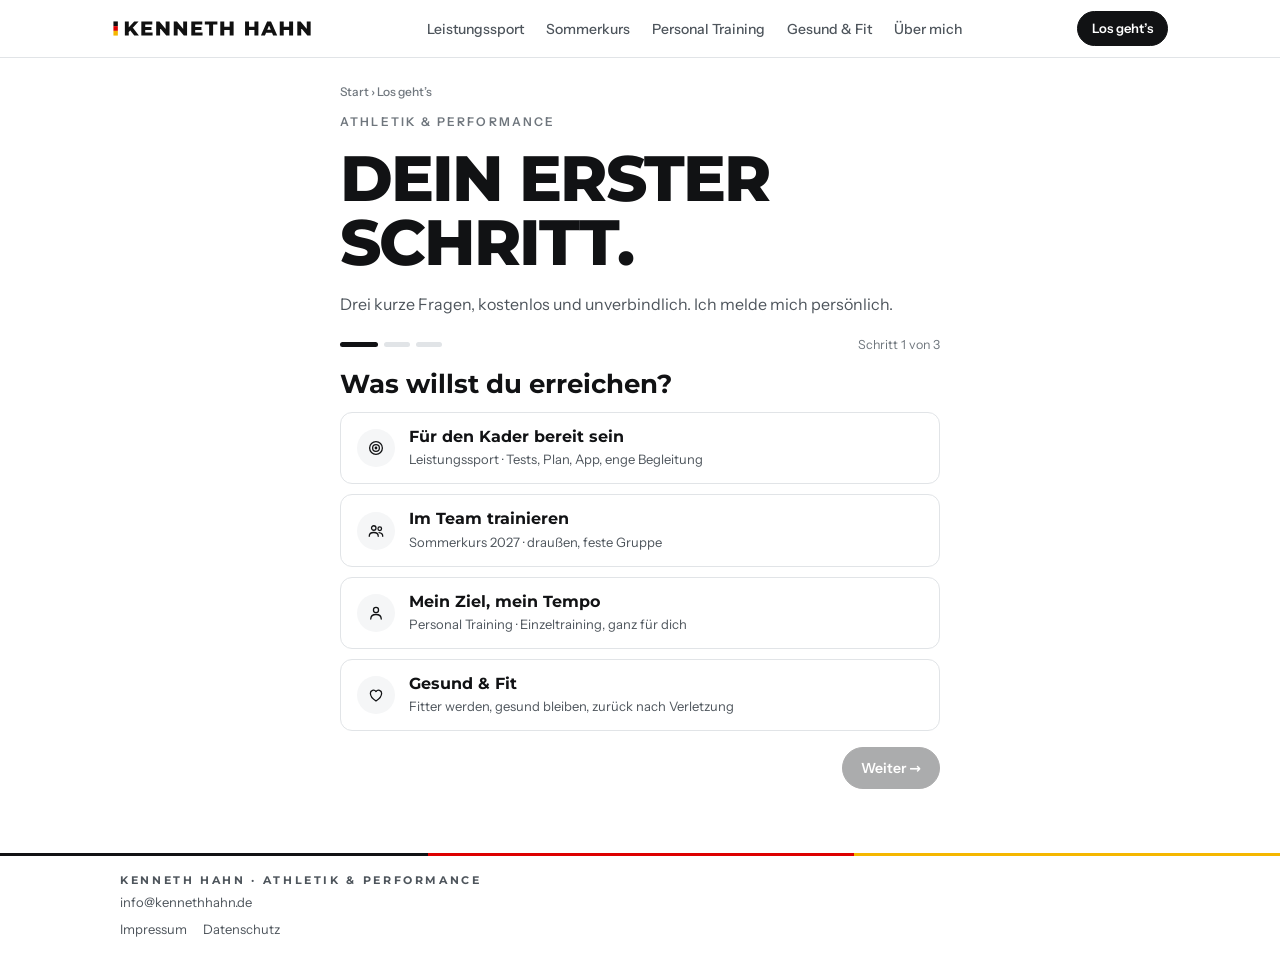
<file: los-gehts.html>
<!doctype html>
<html lang="de" class="nofx notab">
<head>
<meta name="robots" content="noindex, nofollow">
<meta charset="utf-8">
<meta name="viewport" content="width=device-width, initial-scale=1">
<title>Los geht’s · Kenneth Hahn – Athletik & Performance</title>
<meta name="description" content="Kostenlos und unverbindlich vormerken: drei kurze Fragen, dann melde ich mich persönlich.">
<meta property="og:title" content="Los geht’s · Kenneth Hahn – Athletik & Performance">
<meta property="og:description" content="Kostenlos und unverbindlich vormerken: drei kurze Fragen, dann melde ich mich persönlich.">
<meta property="og:type" content="website">
<meta property="og:locale" content="de_DE">
<meta property="og:image" content="https://kennihahn99.github.io/img/teilen.jpg">
<meta property="og:image:width" content="1200">
<meta property="og:image:height" content="630">
<meta name="theme-color" content="#ffffff">
<link rel="icon" href="img/favicon.svg" type="image/svg+xml">
<link rel="preload" href="fonts/montserrat-latin.woff2" as="font" type="font/woff2" crossorigin>
<link rel="stylesheet" href="css/style.css">
</head>
<body>
<a class="skip" href="#inhalt">Zum Inhalt</a>
<header class="bar"><div class="bar-in">
 <a class="logo" href="index.html"><img src="img/logo.svg" alt="Kenneth Hahn – zur Startseite" width="200" height="17"></a>
 <nav class="nav" aria-label="Hauptmenü"><a href="leistungssport.html">Leistungssport</a><a href="sommerkurs.html">Sommerkurs</a><a href="personal-training.html">Personal Training</a><a href="gesund-fit.html">Gesund &amp; Fit</a><a href="ueber-mich.html">Über mich</a></nav>
 <div class="bar-r"><a class="pill sm" href="los-gehts.html">Los geht’s</a><button class="burger" aria-label="Menü öffnen" aria-expanded="false" aria-controls="menu"><i></i></button></div>
</div></header>
<nav class="menu" id="menu" hidden aria-label="Menü"><a href="index.html">Start</a><a href="leistungssport.html">Leistungssport</a><a href="sommerkurs.html">Sommerkurs</a><a href="personal-training.html">Personal Training</a><a href="gesund-fit.html">Gesund &amp; Fit</a><a href="ueber-mich.html">Über mich</a><a href="los-gehts.html">Los geht’s</a></nav>
<main id="inhalt">
<div class="page">
 <span class="crumb"><a href="index.html">Start</a> › Los geht’s</span>
 <span class="eyebrow">Athletik &amp; Performance</span>
 <h1 class="h1">Dein erster Schritt.</h1>
 <p class="p">Drei kurze Fragen, kostenlos und unverbindlich. Ich melde mich persönlich.</p>
 <div id="wz"><noscript><p class="p">Schreib mir einfach eine E-Mail an <a href="mailto:info@kennethhahn.de">info@kennethhahn.de</a>: Was willst du erreichen, allein oder in der Gruppe, draußen oder online?</p></noscript></div>
</div>
</main>
<footer class="foot"><div class="foot-in">
 <b>KENNETH HAHN · ATHLETIK &amp; PERFORMANCE</b>
 <a href="mailto:info@kennethhahn.de">info@kennethhahn.de</a>
 <div class="row"><a href="impressum.html">Impressum</a><a href="datenschutz.html">Datenschutz</a></div>
</div></footer>
<script src="js/main.js" defer></script>
</body>
</html>
</file>
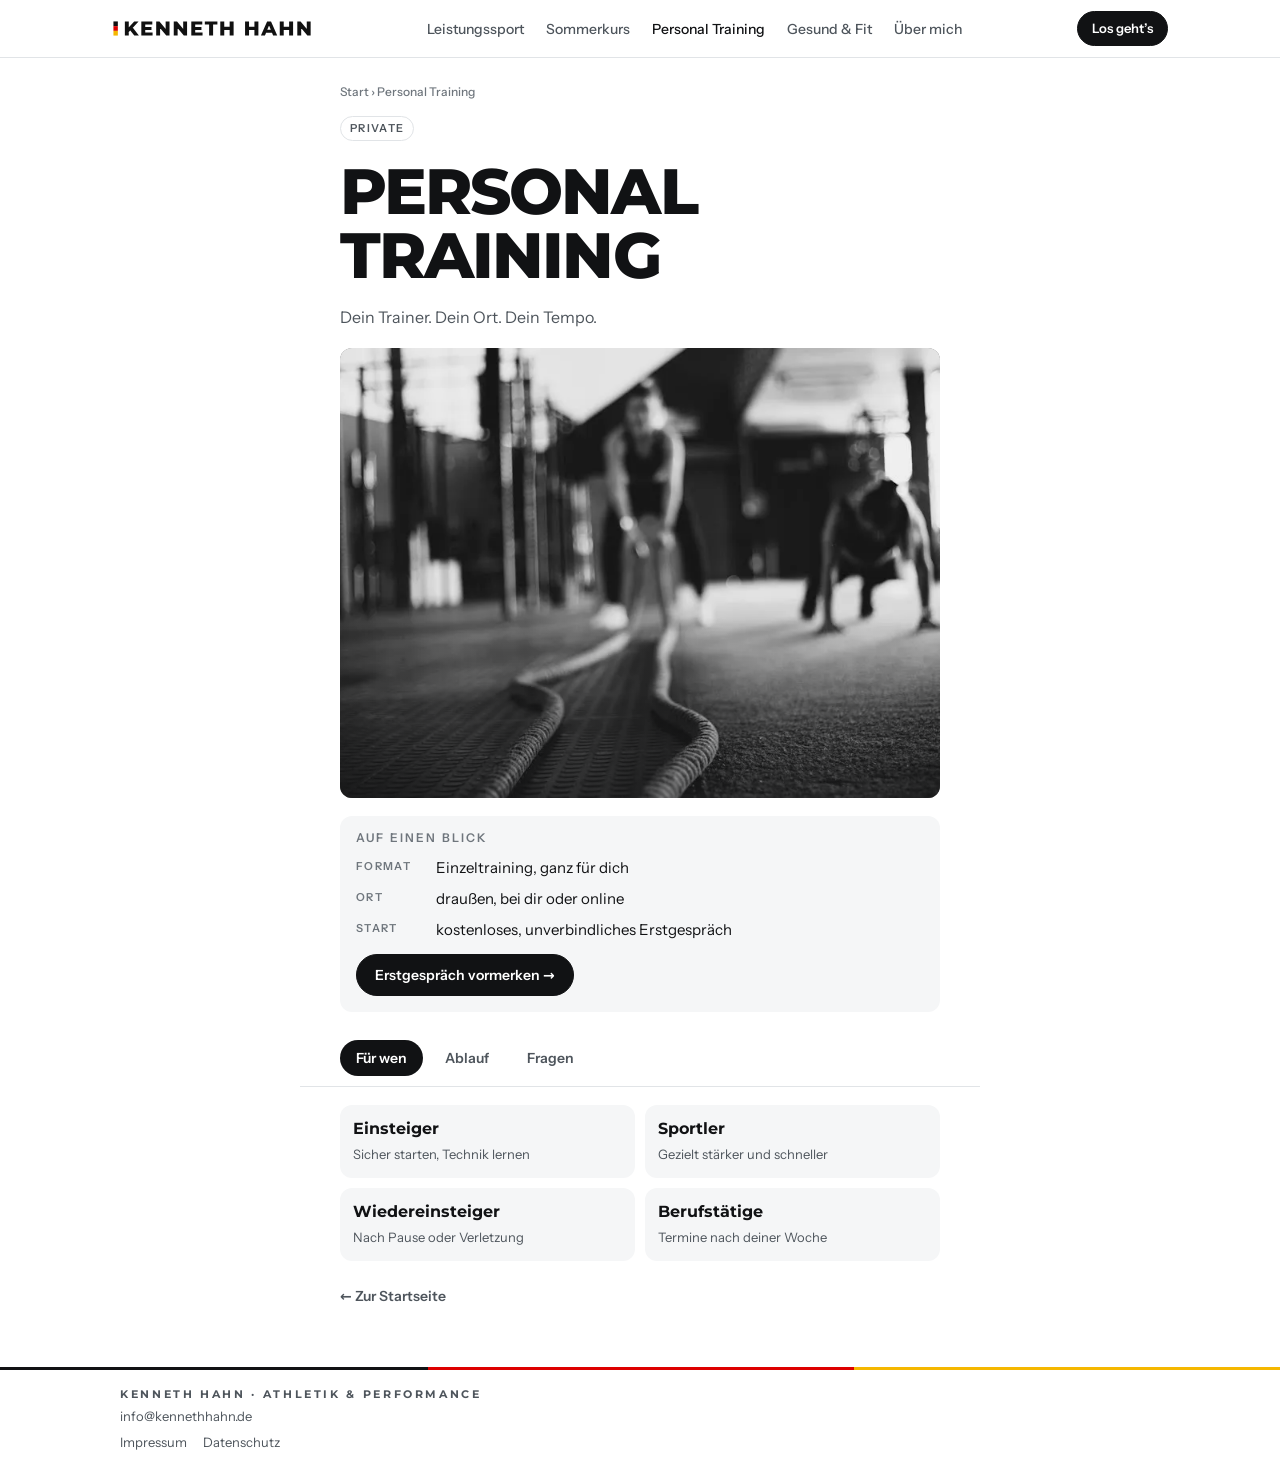
<file: personal-training.html>
<!doctype html>
<html lang="de" class="nofx notab">
<head>
<meta name="robots" content="noindex, nofollow">
<meta charset="utf-8">
<meta name="viewport" content="width=device-width, initial-scale=1">
<title>Personal Training · Kenneth Hahn – Athletik & Performance</title>
<meta name="description" content="Personal Training in Füssen: Einzeltraining draußen, bei dir zu Hause oder online. Dein Trainer, dein Ort, dein Tempo. Kostenloses Erstgespräch.">
<meta property="og:title" content="Personal Training · Kenneth Hahn – Athletik & Performance">
<meta property="og:description" content="Personal Training in Füssen: Einzeltraining draußen, bei dir zu Hause oder online. Dein Trainer, dein Ort, dein Tempo. Kostenloses Erstgespräch.">
<meta property="og:type" content="website">
<meta property="og:locale" content="de_DE">
<meta property="og:image" content="https://kennihahn99.github.io/img/teilen.jpg">
<meta property="og:image:width" content="1200">
<meta property="og:image:height" content="630">
<meta name="theme-color" content="#ffffff">
<link rel="icon" href="img/favicon.svg" type="image/svg+xml">
<link rel="preload" href="fonts/montserrat-latin.woff2" as="font" type="font/woff2" crossorigin>
<link rel="stylesheet" href="css/style.css">
</head>
<body>
<a class="skip" href="#inhalt">Zum Inhalt</a>
<header class="bar"><div class="bar-in">
 <a class="logo" href="index.html"><img src="img/logo.svg" alt="Kenneth Hahn – zur Startseite" width="200" height="17"></a>
 <nav class="nav" aria-label="Hauptmenü"><a href="leistungssport.html">Leistungssport</a><a href="sommerkurs.html">Sommerkurs</a><a href="personal-training.html" aria-current="page">Personal Training</a><a href="gesund-fit.html">Gesund &amp; Fit</a><a href="ueber-mich.html">Über mich</a></nav>
 <div class="bar-r"><a class="pill sm" href="los-gehts.html">Los geht’s</a><button class="burger" aria-label="Menü öffnen" aria-expanded="false" aria-controls="menu"><i></i></button></div>
</div></header>
<nav class="menu" id="menu" hidden aria-label="Menü"><a href="index.html">Start</a><a href="leistungssport.html">Leistungssport</a><a href="sommerkurs.html">Sommerkurs</a><a href="personal-training.html">Personal Training</a><a href="gesund-fit.html">Gesund &amp; Fit</a><a href="ueber-mich.html">Über mich</a><a href="los-gehts.html">Los geht’s</a></nav>
<main id="inhalt">
<div class="page">
 <span class="crumb"><a href="index.html">Start</a> › Personal Training</span>
 <span class="chip">Private</span>
 <h1 class="h1">Personal Training</h1>
 <p class="p">Dein Trainer. Dein Ort. Dein Tempo.</p>
 <div class="photo"><img src="fotos/private.webp" alt="Personal Training mit Trainer" width="1000" height="667" style="object-position:center" fetchpriority="high"></div>
 <div class="glance"><span class="eyebrow">Auf einen Blick</span><dl><div><dt>Format</dt><dd>Einzeltraining, ganz für dich</dd></div><div><dt>Ort</dt><dd>draußen, bei dir oder online</dd></div><div><dt>Start</dt><dd>kostenloses, unverbindliches Erstgespräch</dd></div></dl><a class="pill" href="los-gehts.html?angebot=private">Erstgespräch vormerken →</a></div>
 <div class="tabs" role="tablist" aria-label="Infos zu Personal Training"><span class="ind" aria-hidden="true"></span><button class="tab" role="tab" id="t-fuer-wen" aria-controls="fuer-wen" aria-selected="true">Für wen</button><button class="tab" role="tab" id="t-ablauf" aria-controls="ablauf" aria-selected="false">Ablauf</button><button class="tab" role="tab" id="t-fragen" aria-controls="fragen" aria-selected="false">Fragen</button></div>
 <section class="tabpane" role="tabpanel" id="fuer-wen" aria-labelledby="t-fuer-wen" data-title="Für wen"><div class="cards"><div class="card"><b>Einsteiger</b><span>Sicher starten, Technik lernen</span></div><div class="card"><b>Sportler</b><span>Gezielt stärker und schneller</span></div><div class="card"><b>Wiedereinsteiger</b><span>Nach Pause oder Verletzung</span></div><div class="card"><b>Berufstätige</b><span>Termine nach deiner Woche</span></div></div></section><section class="tabpane" role="tabpanel" id="ablauf" aria-labelledby="t-ablauf" data-title="Ablauf" hidden><div class="steps"><div><b>01</b><p style="margin:0"><strong>Erstgespräch</strong><span>Ziel, Erfahrung, Wochenplan.</span></p></div><div><b>02</b><p style="margin:0"><strong>Erste Einheit</strong><span>Wo stehst du? Technik-Check.</span></p></div><div><b>03</b><p style="margin:0"><strong>Dein Plan</strong><span>Training nach deinem Tempo.</span></p></div><div><b>04</b><p style="margin:0"><strong>Fortschritt</strong><span>Wir passen laufend an.</span></p></div></div></section><section class="tabpane" role="tabpanel" id="fragen" aria-labelledby="t-fragen" data-title="Fragen" hidden><div><details><summary>Was kostet das?</summary><p>Das hängt vom Umfang ab. Wir klären es im kostenlosen Erstgespräch, ganz ohne Verpflichtung.</p></details><details><summary>Brauche ich Erfahrung?</summary><p>Nein. Wir starten genau auf deinem Level.</p></details><details><summary>Was brauche ich?</summary><p>Sportkleidung und etwas zu trinken. Material bringe ich mit.</p></details></div></section>
 <a class="back" href="index.html" style="margin-top:10px">← Zur Startseite</a>
</div>
</main>
<footer class="foot"><div class="foot-in">
 <b>KENNETH HAHN · ATHLETIK &amp; PERFORMANCE</b>
 <a href="mailto:info@kennethhahn.de">info@kennethhahn.de</a>
 <div class="row"><a href="impressum.html">Impressum</a><a href="datenschutz.html">Datenschutz</a></div>
</div></footer>
<script src="js/main.js" defer></script>
</body>
</html>
</file>
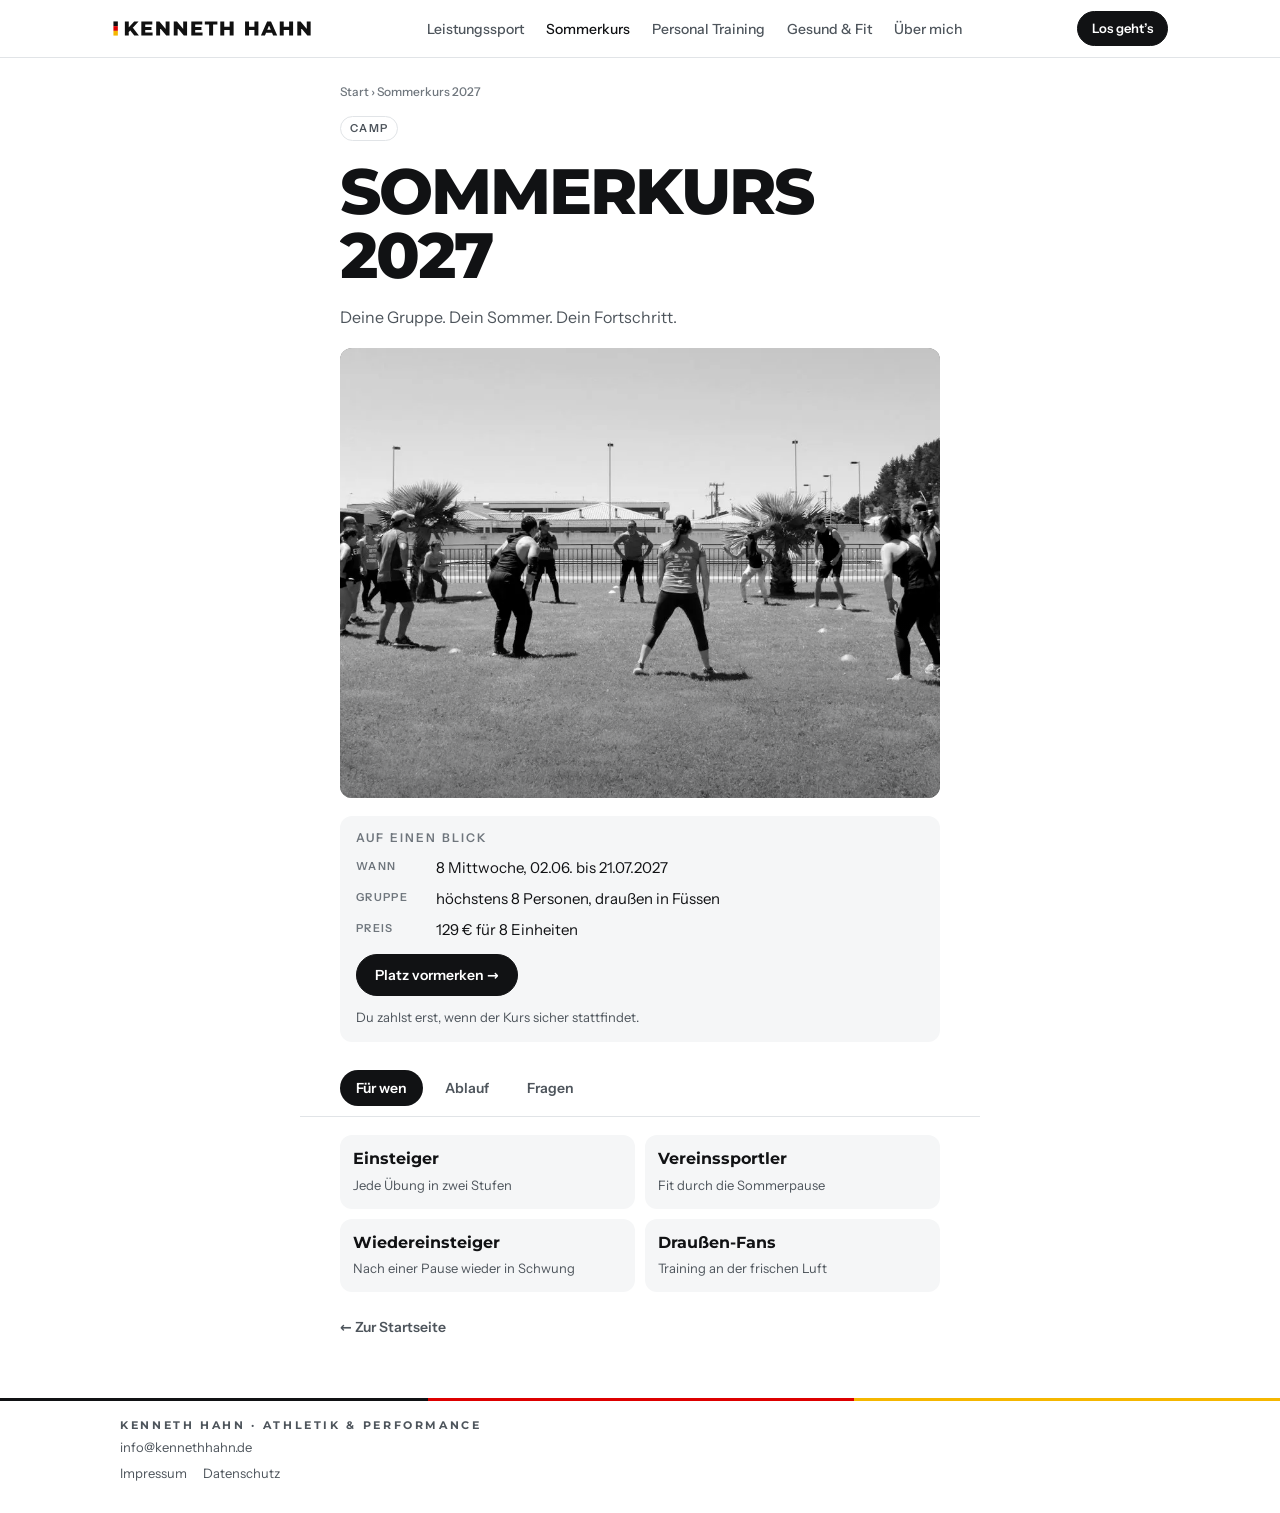
<file: sommerkurs.html>
<!doctype html>
<html lang="de" class="nofx notab">
<head>
<meta name="robots" content="noindex, nofollow">
<meta charset="utf-8">
<meta name="viewport" content="width=device-width, initial-scale=1">
<title>Sommerkurs 2027 · Kenneth Hahn – Athletik & Performance</title>
<meta name="description" content="Sommerkurs 2027 in Füssen: 8 Mittwoche Athletiktraining draußen in einer festen Gruppe mit höchstens 8 Personen, 129 €.">
<meta property="og:title" content="Sommerkurs 2027 · Kenneth Hahn – Athletik & Performance">
<meta property="og:description" content="Sommerkurs 2027 in Füssen: 8 Mittwoche Athletiktraining draußen in einer festen Gruppe mit höchstens 8 Personen, 129 €.">
<meta property="og:type" content="website">
<meta property="og:locale" content="de_DE">
<meta property="og:image" content="https://kennihahn99.github.io/img/teilen.jpg">
<meta property="og:image:width" content="1200">
<meta property="og:image:height" content="630">
<meta name="theme-color" content="#ffffff">
<link rel="icon" href="img/favicon.svg" type="image/svg+xml">
<link rel="preload" href="fonts/montserrat-latin.woff2" as="font" type="font/woff2" crossorigin>
<link rel="stylesheet" href="css/style.css">
</head>
<body>
<a class="skip" href="#inhalt">Zum Inhalt</a>
<header class="bar"><div class="bar-in">
 <a class="logo" href="index.html"><img src="img/logo.svg" alt="Kenneth Hahn – zur Startseite" width="200" height="17"></a>
 <nav class="nav" aria-label="Hauptmenü"><a href="leistungssport.html">Leistungssport</a><a href="sommerkurs.html" aria-current="page">Sommerkurs</a><a href="personal-training.html">Personal Training</a><a href="gesund-fit.html">Gesund &amp; Fit</a><a href="ueber-mich.html">Über mich</a></nav>
 <div class="bar-r"><a class="pill sm" href="los-gehts.html">Los geht’s</a><button class="burger" aria-label="Menü öffnen" aria-expanded="false" aria-controls="menu"><i></i></button></div>
</div></header>
<nav class="menu" id="menu" hidden aria-label="Menü"><a href="index.html">Start</a><a href="leistungssport.html">Leistungssport</a><a href="sommerkurs.html">Sommerkurs</a><a href="personal-training.html">Personal Training</a><a href="gesund-fit.html">Gesund &amp; Fit</a><a href="ueber-mich.html">Über mich</a><a href="los-gehts.html">Los geht’s</a></nav>
<main id="inhalt">
<div class="page">
 <span class="crumb"><a href="index.html">Start</a> › Sommerkurs 2027</span>
 <span class="chip">Camp</span>
 <h1 class="h1">Sommerkurs 2027</h1>
 <p class="p">Deine Gruppe. Dein Sommer. Dein Fortschritt.</p>
 <div class="photo"><img src="fotos/camp.webp" alt="Gruppentraining auf einer sonnigen Wiese" width="1000" height="667" style="object-position:center" fetchpriority="high"></div>
 <div class="glance"><span class="eyebrow">Auf einen Blick</span><dl><div><dt>Wann</dt><dd>8 Mittwoche, 02.06. bis 21.07.2027</dd></div><div><dt>Gruppe</dt><dd>höchstens 8 Personen, draußen in Füssen</dd></div><div><dt>Preis</dt><dd>129 € für 8 Einheiten</dd></div></dl><a class="pill" href="los-gehts.html?angebot=camp">Platz vormerken →</a><p class="hint">Du zahlst erst, wenn der Kurs sicher stattfindet.</p></div>
 <div class="tabs" role="tablist" aria-label="Infos zu Sommerkurs 2027"><span class="ind" aria-hidden="true"></span><button class="tab" role="tab" id="t-fuer-wen" aria-controls="fuer-wen" aria-selected="true">Für wen</button><button class="tab" role="tab" id="t-ablauf" aria-controls="ablauf" aria-selected="false">Ablauf</button><button class="tab" role="tab" id="t-fragen" aria-controls="fragen" aria-selected="false">Fragen</button></div>
 <section class="tabpane" role="tabpanel" id="fuer-wen" aria-labelledby="t-fuer-wen" data-title="Für wen"><div class="cards"><div class="card"><b>Einsteiger</b><span>Jede Übung in zwei Stufen</span></div><div class="card"><b>Vereinssportler</b><span>Fit durch die Sommerpause</span></div><div class="card"><b>Wiedereinsteiger</b><span>Nach einer Pause wieder in Schwung</span></div><div class="card"><b>Draußen-Fans</b><span>Training an der frischen Luft</span></div></div></section><section class="tabpane" role="tabpanel" id="ablauf" aria-labelledby="t-ablauf" data-title="Ablauf" hidden><p class="p">So läuft eine Einheit ab (45 bis 50 Minuten):</p><div class="timeline"><div class="seg"><b>10′</b><span>Aufwärmen</span></div><div class="seg"><b>30′</b><span>Hauptteil</span></div><div class="seg"><b>5–10′</b><span>Ausklang</span></div></div><p class="p" style="margin-top:6px">Alle Termine, davor zwei Probetrainings:</p><div class="dates"><div class="pt"><small>Probetraining</small>05.05.</div><div class="pt"><small>Probetraining</small>12.05.</div><div><small>Wo. 1</small>02.06.</div><div><small>Wo. 2</small>09.06.</div><div><small>Wo. 3</small>16.06.</div><div><small>Wo. 4</small>23.06.</div><div><small>Wo. 5</small>30.06.</div><div><small>Wo. 6</small>07.07.</div><div><small>Wo. 7</small>14.07.</div><div><small>Wo. 8</small>21.07.</div></div></section><section class="tabpane" role="tabpanel" id="fragen" aria-labelledby="t-fragen" data-title="Fragen" hidden><div><details><summary>Muss ich schon fit sein?</summary><p>Nein. Jede Übung hat eine leichtere und eine schwerere Stufe.</p></details><details><summary>Was, wenn zu wenige mitmachen?</summary><p>Der Kurs startet ab 6 Anmeldungen. Kommt er nicht zustande, zahlst du nichts.</p></details><details><summary>Was bringe ich mit?</summary><p>Sportkleidung für draußen, feste Schuhe, etwas zu trinken. Material bringe ich mit.</p></details><details><summary>Wo genau ist der Treffpunkt?</summary><p>Den genauen Treffpunkt in Füssen bekommst du nach der Anmeldung.</p></details></div></section>
 <a class="back" href="index.html" style="margin-top:10px">← Zur Startseite</a>
</div>
</main>
<footer class="foot"><div class="foot-in">
 <b>KENNETH HAHN · ATHLETIK &amp; PERFORMANCE</b>
 <a href="mailto:info@kennethhahn.de">info@kennethhahn.de</a>
 <div class="row"><a href="impressum.html">Impressum</a><a href="datenschutz.html">Datenschutz</a></div>
</div></footer>
<script src="js/main.js" defer></script>
</body>
</html>
</file>
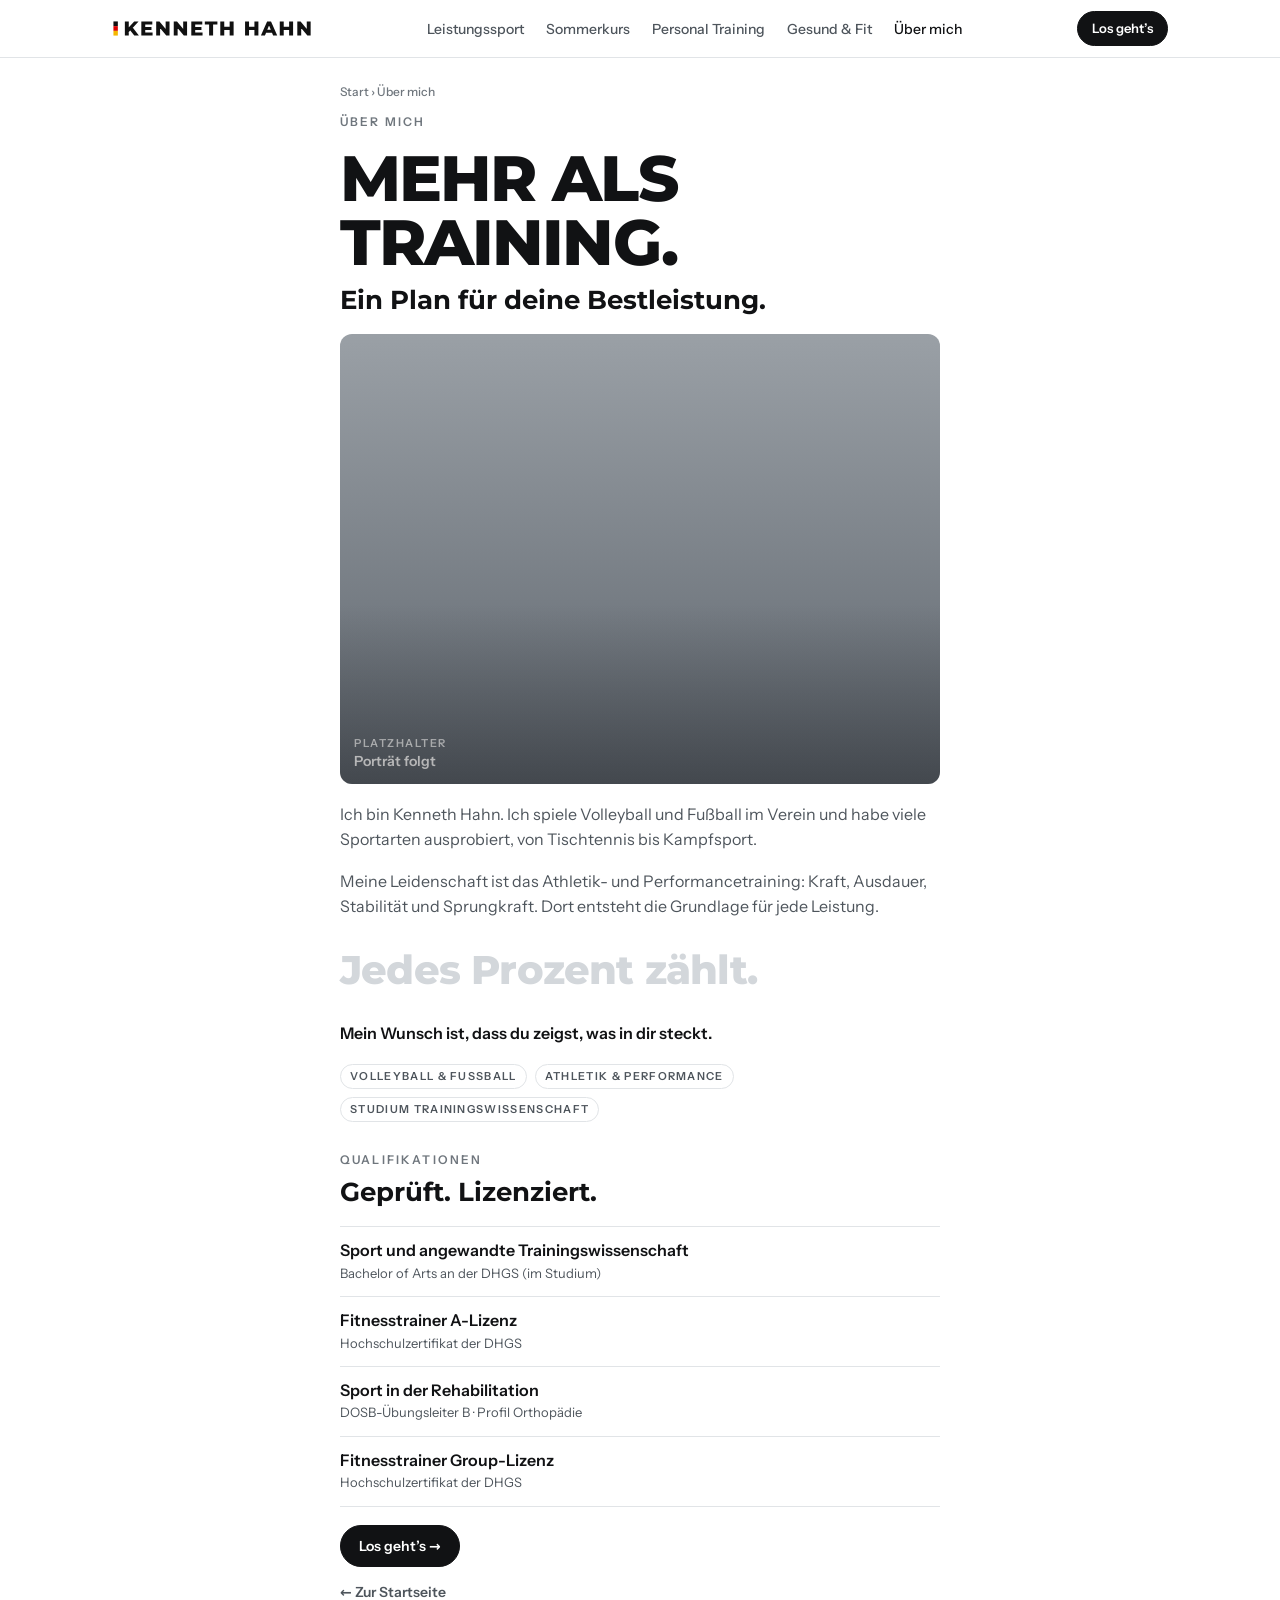
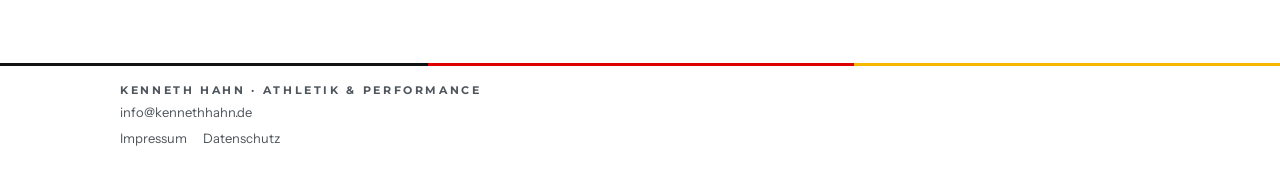
<file: ueber-mich.html>
<!doctype html>
<html lang="de" class="nofx notab">
<head>
<meta name="robots" content="noindex, nofollow">
<meta charset="utf-8">
<meta name="viewport" content="width=device-width, initial-scale=1">
<title>Über mich · Kenneth Hahn – Athletik & Performance</title>
<meta name="description" content="Kenneth Hahn: Fitnesstrainer A-Lizenz, DOSB-Übungsleiter B Sport in der Rehabilitation, Studium Sport und angewandte Trainingswissenschaft (DHGS).">
<meta property="og:title" content="Über mich · Kenneth Hahn – Athletik & Performance">
<meta property="og:description" content="Kenneth Hahn: Fitnesstrainer A-Lizenz, DOSB-Übungsleiter B Sport in der Rehabilitation, Studium Sport und angewandte Trainingswissenschaft (DHGS).">
<meta property="og:type" content="website">
<meta property="og:locale" content="de_DE">
<meta property="og:image" content="https://kennihahn99.github.io/img/teilen.jpg">
<meta property="og:image:width" content="1200">
<meta property="og:image:height" content="630">
<meta name="theme-color" content="#ffffff">
<link rel="icon" href="img/favicon.svg" type="image/svg+xml">
<link rel="preload" href="fonts/montserrat-latin.woff2" as="font" type="font/woff2" crossorigin>
<link rel="stylesheet" href="css/style.css">
</head>
<body>
<a class="skip" href="#inhalt">Zum Inhalt</a>
<header class="bar"><div class="bar-in">
 <a class="logo" href="index.html"><img src="img/logo.svg" alt="Kenneth Hahn – zur Startseite" width="200" height="17"></a>
 <nav class="nav" aria-label="Hauptmenü"><a href="leistungssport.html">Leistungssport</a><a href="sommerkurs.html">Sommerkurs</a><a href="personal-training.html">Personal Training</a><a href="gesund-fit.html">Gesund &amp; Fit</a><a href="ueber-mich.html" aria-current="page">Über mich</a></nav>
 <div class="bar-r"><a class="pill sm" href="los-gehts.html">Los geht’s</a><button class="burger" aria-label="Menü öffnen" aria-expanded="false" aria-controls="menu"><i></i></button></div>
</div></header>
<nav class="menu" id="menu" hidden aria-label="Menü"><a href="index.html">Start</a><a href="leistungssport.html">Leistungssport</a><a href="sommerkurs.html">Sommerkurs</a><a href="personal-training.html">Personal Training</a><a href="gesund-fit.html">Gesund &amp; Fit</a><a href="ueber-mich.html">Über mich</a><a href="los-gehts.html">Los geht’s</a></nav>
<main id="inhalt">
<div class="page">
 <span class="crumb"><a href="index.html">Start</a> › Über mich</span>
 <span class="eyebrow">Über mich</span>
 <h1 class="h1">Mehr als Training.</h1>
 <h2 class="h2" style="margin-top:-6px">Ein Plan für deine Bestleistung.</h2>
 <!-- PORTRÄT: Foto als fotos/portraet.webp speichern und diesen Platzhalter ersetzen durch:
 <div class="photo"><img src="fotos/portraet.webp" alt="Kenneth Hahn im Trainingsoutfit" width="1000" height="750"></div> -->
 <div class="photo ph" role="img" aria-label="Platzhalter für das Porträt"><small>Platzhalter</small>Porträt folgt</div>
 <p class="p">Ich bin Kenneth Hahn. Ich spiele Volleyball und Fußball im Verein und habe viele Sportarten ausprobiert, von Tischtennis bis Kampfsport.</p>
 <p class="p">Meine Leidenschaft ist das Athletik- und Performancetraining: Kraft, Ausdauer, Stabilität und Sprungkraft. Dort entsteht die Grundlage für jede Leistung.</p>
 <p class="glow lit"><span>Jedes</span> <span class="rot">Prozent</span> <span class="gold">zählt.</span></p>
 <p class="p" style="color:var(--ink);font-weight:600">Mein Wunsch ist, dass du zeigst, was in dir steckt.</p>
 <div class="row"><span class="chip">Volleyball &amp; Fußball</span><span class="chip">Athletik &amp; Performance</span><span class="chip">Studium Trainingswissenschaft</span></div>
 <span class="eyebrow rv" style="margin-top:14px">Qualifikationen</span>
 <h2 class="h2 rv" style="margin-top:-6px">Geprüft. Lizenziert.</h2>
 <div class="qa rv"><div><b>Sport und angewandte Trainingswissenschaft</b><span>Bachelor of Arts an der DHGS (im Studium)</span></div><div><b>Fitnesstrainer A-Lizenz</b><span>Hochschulzertifikat der DHGS</span></div><div><b>Sport in der Rehabilitation</b><span>DOSB-Übungsleiter B · Profil Orthopädie</span></div><div><b>Fitnesstrainer Group-Lizenz</b><span>Hochschulzertifikat der DHGS</span></div></div>
 <a class="pill rv" href="los-gehts.html" style="justify-self:start">Los geht’s →</a>
 <a class="back" href="index.html">← Zur Startseite</a>
</div>
</main>
<footer class="foot"><div class="foot-in">
 <b>KENNETH HAHN · ATHLETIK &amp; PERFORMANCE</b>
 <a href="mailto:info@kennethhahn.de">info@kennethhahn.de</a>
 <div class="row"><a href="impressum.html">Impressum</a><a href="datenschutz.html">Datenschutz</a></div>
</div></footer>
<script src="js/main.js" defer></script>
</body>
</html>
</file>
<file: css/style.css>
/* Kenneth Hahn · Athletik & Performance
   Schriften selbst gehostet (SIL Open Font License), keine Verbindung zu Google (DSGVO). */
@font-face{font-family:'Instrument Sans';font-style:normal;font-weight:400 700;font-display:swap;src:url(../fonts/instrument-sans-latin-ext.woff2) format('woff2');unicode-range:U+0100-02BA,U+02BD-02C5,U+02C7-02CC,U+02CE-02D7,U+02DD-02FF,U+0304,U+0308,U+0329,U+1D00-1DBF,U+1E00-1E9F,U+1EF2-1EFF,U+2020,U+20A0-20AB,U+20AD-20C4,U+2113,U+2C60-2C7F,U+A720-A7FF}
@font-face{font-family:'Instrument Sans';font-style:normal;font-weight:400 700;font-display:swap;src:url(../fonts/instrument-sans-latin.woff2) format('woff2');unicode-range:U+0000-00FF,U+0131,U+0152-0153,U+02BB-02BC,U+02C6,U+02DA,U+02DC,U+0304,U+0308,U+0329,U+2000-206F,U+20AC,U+2122,U+2191,U+2193,U+2212,U+2215,U+FEFF,U+FFFD}
@font-face{font-family:'Montserrat';font-style:normal;font-weight:600 800;font-display:swap;src:url(../fonts/montserrat-latin-ext.woff2) format('woff2');unicode-range:U+0100-02BA,U+02BD-02C5,U+02C7-02CC,U+02CE-02D7,U+02DD-02FF,U+0304,U+0308,U+0329,U+1D00-1DBF,U+1E00-1E9F,U+1EF2-1EFF,U+2020,U+20A0-20AB,U+20AD-20C4,U+2113,U+2C60-2C7F,U+A720-A7FF}
@font-face{font-family:'Montserrat';font-style:normal;font-weight:600 800;font-display:swap;src:url(../fonts/montserrat-latin.woff2) format('woff2');unicode-range:U+0000-00FF,U+0131,U+0152-0153,U+02BB-02BC,U+02C6,U+02DA,U+02DC,U+0304,U+0308,U+0329,U+2000-206F,U+20AC,U+2122,U+2191,U+2193,U+2212,U+2215,U+FEFF,U+FFFD}

:root{
  --bg:#FFFFFF; --ink:#111214; --sub:#4E555C; --muted:#6F767D; --line:#E1E4E7; --card:#F5F6F7;
  --rot:#DD0000; --gold:#F5B700; --gold-text:#B8860B;
  --srg:linear-gradient(90deg,#111214 0 33.4%,#DD0000 33.4% 66.7%,#F5B700 66.7%);
  --rc:12px; --bar:58px; --w:680px; --pad:clamp(18px,5vw,40px);
  --display:"Montserrat",system-ui,sans-serif;
  --body:"Instrument Sans",system-ui,-apple-system,"Segoe UI",sans-serif;
  color-scheme:light;
}
*{box-sizing:border-box}
html{-webkit-text-size-adjust:100%;scroll-padding-top:calc(var(--bar) + 12px)}
body{margin:0;background:var(--bg);color:var(--ink);font:400 16px/1.55 var(--body);overflow-x:hidden}
img{max-width:100%;display:block}
a{color:inherit}
:focus-visible{outline:2px solid var(--ink);outline-offset:3px}
.skip{position:absolute;left:-999px;top:8px;z-index:50;background:var(--ink);color:#fff;padding:10px 14px;border-radius:999px}
.skip:focus{left:12px}

/* Kopfleiste */
.bar{position:sticky;top:0;z-index:30;height:var(--bar);background:rgba(255,255,255,.94);backdrop-filter:blur(8px);-webkit-backdrop-filter:blur(8px);border-bottom:1px solid var(--line)}
.bar-in{max-width:1120px;height:100%;margin:0 auto;padding:0 clamp(12px,3vw,32px);display:flex;align-items:center;justify-content:space-between;gap:12px}
.logo img{width:min(52vw,200px);height:auto;max-height:30px;object-fit:contain;object-position:left center}
.nav{display:none;gap:22px;font:500 14px/1 var(--body)}
.nav a{text-decoration:none;color:var(--sub)}
.nav a:hover,.nav a[aria-current="page"]{color:var(--ink)}
.bar-r{display:flex;align-items:center;gap:8px;flex:none}
@media (min-width:960px){.nav{display:flex}.burger{display:none!important}}
.burger{width:40px;height:40px;border-radius:999px;border:1px solid var(--line);background:#fff;display:grid;place-items:center;cursor:pointer;padding:0}
.burger i{display:block;width:16px;height:2px;background:var(--ink);box-shadow:0 5px 0 var(--ink),0 -5px 0 var(--ink)}
.menu{position:fixed;inset:var(--bar) 0 0 0;z-index:29;background:#fff;padding:18px var(--pad);display:grid;align-content:start;gap:2px;overflow:auto}
.menu[hidden]{display:none}
.menu a{font:700 24px/1.2 var(--display);padding:13px 0;border-bottom:1px solid var(--line);text-decoration:none}

/* Knöpfe: nur Antippbares ist rund */
.pill{display:inline-flex;align-items:center;justify-content:center;gap:8px;font:600 14px/1 var(--body);padding:13px 18px;border-radius:999px;background:var(--ink);color:#fff;border:1px solid var(--ink);cursor:pointer;text-decoration:none;transition:transform .2s;white-space:nowrap}
.pill:hover{transform:translateY(-1px)}
.pill.ghost{background:transparent;color:var(--ink)}
.pill.sm{padding:10px 14px;font-size:13px}
.pill[disabled]{opacity:.35;cursor:not-allowed;transform:none}

/* Grundraster */
main{display:block}
.page{max-width:var(--w);margin:0 auto;padding:28px var(--pad) 40px;display:grid;gap:18px}
.wide{max-width:1120px}
.eyebrow{font:600 12px/1 var(--body);letter-spacing:.18em;text-transform:uppercase;color:var(--muted)}
.h1{margin:0;font:800 clamp(32px,7vw,64px)/1 var(--display);letter-spacing:-.03em;text-transform:uppercase;text-wrap:balance}
.h2{margin:0;font:700 clamp(20px,3vw,26px)/1.15 var(--display);text-wrap:balance}
.p{margin:0;color:var(--sub);font-size:16px}
.crumb{font:500 12px/1 var(--body);color:var(--muted)}
.crumb a{text-decoration:none}
.chip{justify-self:start;display:inline-block;font:600 11px/1 var(--body);letter-spacing:.12em;text-transform:uppercase;padding:6px 9px;border-radius:999px;border:1px solid var(--line);background:#fff;color:var(--sub)}
.row{display:flex;gap:8px;flex-wrap:wrap}
.back{font:600 14px/1 var(--body);color:var(--sub);text-decoration:none;justify-self:start}
.hint{font-size:13px;line-height:1.45;color:var(--sub);margin:0}
.hint a{color:var(--ink);text-underline-offset:2px}

/* Fotos (Schwarz-Weiß, Rahmen 4:3) */
.photo{aspect-ratio:4/3;border-radius:var(--rc);overflow:hidden;background:#777;position:relative}
.photo img{width:100%;height:100%;object-fit:cover;filter:grayscale(1)}
.photo::after{content:"";position:absolute;inset:0;background:linear-gradient(180deg,transparent 60%,rgba(17,18,20,.35));pointer-events:none}
.photo.zoom img{will-change:transform;transform-origin:50% 60%}
.photo.ph{display:flex;flex-direction:column;justify-content:flex-end;gap:3px;padding:14px;color:#fff;font:600 14px/1.3 var(--body);background:linear-gradient(180deg,#9AA0A6,#5E656D)}
.photo.ph small{font:600 11px/1 var(--body);letter-spacing:.14em;text-transform:uppercase;opacity:.8}
.herotext{will-change:transform,opacity}

/* Leuchtsätze (fest, ohne Leuchten) */
.glow{margin:10px 0;font:800 clamp(26px,4.5vw,40px)/1.15 var(--display);letter-spacing:-.02em;text-wrap:balance}
.glow .rot{color:var(--rot)}.glow .gold{color:var(--gold-text)}

/* Meine Angebote: große ruhige Liste */
.olist{display:grid;border-top:1.5px solid var(--ink)}
.ol{display:grid;grid-template-columns:30px minmax(0,1fr) 40px;gap:10px;align-items:center;padding:16px 0;border-bottom:1px solid var(--line);position:relative;text-decoration:none;color:inherit}
.ol .n{font:700 12px/1 var(--display);color:var(--muted);align-self:start;padding-top:4px}
.ol small{display:block;font:600 11px/1 var(--body);letter-spacing:.16em;text-transform:uppercase;color:var(--muted);margin-bottom:6px}
.ol b{display:block;font:600 clamp(18px,2.4vw,22px)/1.2 var(--display);letter-spacing:-.01em}
.ol .fm{display:flex;flex-wrap:wrap;gap:5px;margin-top:8px}
.ol .fm em{font:600 11px/1 var(--body);font-style:normal;letter-spacing:.12em;text-transform:uppercase;padding:5px 8px;border:1px solid var(--line);border-radius:999px;color:var(--sub)}
.ol .pr{display:block;font-size:13px;color:var(--sub);margin-top:6px}
.ol i{font-style:normal;width:36px;height:36px;border-radius:999px;border:1px solid var(--line);display:grid;place-items:center;transition:background .25s,color .25s,transform .25s}
.ol:hover i{background:var(--ink);color:#fff;transform:rotate(-45deg)}
.ol::after{content:"";position:absolute;left:0;bottom:-1px;height:2px;width:0;background:var(--srg);transition:width .5s cubic-bezier(.2,.7,.2,1)}
.ol:hover::after{width:100%}

/* Mein Ansatz: schwarze Bühne mit klarer Kante */
.story{position:relative;height:340vh;background:#111214;color:#fff}
.stick{position:sticky;top:var(--bar);height:calc(100vh - var(--bar));overflow:hidden}
.stick-in{position:relative;height:100%;max-width:var(--w);margin:0 auto;padding:0 var(--pad)}
.sh{position:absolute;top:24px;left:var(--pad);right:var(--pad);display:flex;align-items:center;gap:12px;font:600 11px/1 var(--body);letter-spacing:.22em;text-transform:uppercase;color:rgba(255,255,255,.75)}
.sh i{flex:1;height:1px;background:rgba(255,255,255,.2)}
.st{--k:0;position:absolute;left:var(--pad);right:var(--pad);top:52%;display:grid;gap:10px;opacity:0;transform:translateY(-50%)}
.st b{font:700 14px/1 var(--display);color:rgba(255,255,255,.7);letter-spacing:.1em}
.st h3{margin:0;font:800 clamp(40px,8vw,64px)/1 var(--display);text-transform:uppercase;letter-spacing:-.03em}
.st p{margin:0;color:rgba(255,255,255,.88);font-size:17px;max-width:32ch}
.fin{position:absolute;left:var(--pad);right:var(--pad);top:50%;opacity:0;transform:translateY(-50%)}
.fin p{margin:0;font:800 clamp(40px,8vw,64px)/1.02 var(--display);text-transform:uppercase;letter-spacing:-.03em}
.prog{position:absolute;left:var(--pad);right:var(--pad);bottom:26px;height:3px;border-radius:3px;background:rgba(255,255,255,.2);overflow:hidden}
.prog i{display:block;height:100%;width:0;background:#fff}
.gfx{margin-bottom:14px;max-width:440px}
.gfx svg{display:block;width:100%;height:auto;overflow:visible}
.gfx .ax{stroke:rgba(255,255,255,.2);stroke-width:1}
.gfx .lb{fill:rgba(255,255,255,.75);font:600 11px var(--body);letter-spacing:.08em}
.gfx .line{fill:none;stroke:#fff;stroke-width:4;stroke-linecap:round;stroke-linejoin:round;stroke-dasharray:100;stroke-dashoffset:calc(100 - 100 * var(--k))}
.gfx .dot{fill:#fff;opacity:clamp(0,calc(var(--k) * 10 - 9),1)}
.gfx .sd{fill:#fff}
.gfx .rgt{fill:none;stroke:rgba(255,255,255,.13);stroke-width:11}
.gfx .rg{fill:none;stroke-width:11;stroke-linecap:round;stroke-dasharray:100;stroke-dashoffset:calc(100 - 100 * clamp(0, var(--k) * 1.5 - var(--d), 1))}
.gfx .ok{opacity:clamp(0, (var(--k) * 1.5 - var(--d) - .97) * 30, 1)}
.gfx .ck{fill:none;stroke:#fff;stroke-width:5;stroke-linecap:round;stroke-linejoin:round;stroke-dasharray:100;stroke-dashoffset:calc(100 - 100 * clamp(0, (var(--k) - .86) * 8, 1))}
.gfx .pb{transform-box:fill-box;transform-origin:50% 100%;transform:scaleY(clamp(0, var(--k) * 16 - var(--i), 1))}
.gfx .rc0{stroke:#FFFFFF}.gfx .rc1{stroke:#C4CAD0}.gfx .rc2{stroke:#8A929A}
.gfx .lc0,.gfx .ph0{fill:#FFFFFF}.gfx .lc1,.gfx .ph1{fill:#C4CAD0}.gfx .lc2,.gfx .ph2{fill:#8A929A}
.gfx .ph0,.gfx .ph1,.gfx .ph2{fill:#fff}
/* ohne Bewegung (oder ohne JS): Schritte untereinander */
.nofx .story{height:auto;padding:70px 0 40px}
.nofx .stick{position:static;height:auto}
.nofx .st,.nofx .fin{position:static;opacity:1;transform:none;margin-bottom:40px;--k:1}
.nofx .prog{display:none}

/* Fragen zum Aufklappen */
details{border-bottom:1px solid var(--line)}
details:first-of-type{border-top:1px solid var(--line)}
summary{list-style:none;cursor:pointer;display:flex;justify-content:space-between;gap:12px;padding:15px 0;font:600 16px/1.3 var(--body)}
summary::-webkit-details-marker{display:none}
summary::after{content:"+";font:600 20px/1 var(--display);color:var(--muted);transition:transform .2s}
details[open] summary::after{transform:rotate(45deg)}
details p{margin:0 0 15px;color:var(--sub);font-size:15px}

/* Unterseiten: Reiter */
.tabs{position:sticky;top:var(--bar);z-index:10;background:rgba(255,255,255,.96);margin-inline:calc(var(--pad) * -1);padding:10px var(--pad);border-bottom:1px solid var(--line);display:flex;gap:6px;overflow-x:auto;scrollbar-width:none;isolation:isolate}
.tabs::-webkit-scrollbar{display:none}
.tab{flex:none;font:600 14px/1 var(--body);padding:10px 15px;border-radius:999px;border:1px solid transparent;background:transparent;color:var(--sub);cursor:pointer;position:relative;transition:color .2s}
.tab[aria-selected="true"]{color:#fff}
.ind{position:absolute;left:0;top:10px;height:calc(100% - 20px);border-radius:999px;background:var(--ink);z-index:-1;transition:transform .45s cubic-bezier(.3,.8,.2,1),width .45s cubic-bezier(.3,.8,.2,1)}
.tabpane{display:grid;gap:14px;animation:in .35s ease}
.tabpane[hidden]{display:none}
.notab .tabs{display:none}
.notab .tabpane[hidden]{display:grid}
.notab .tabpane::before{content:attr(data-title);font:700 18px/1.2 var(--display);margin-top:8px}
@keyframes in{from{opacity:.001;transform:translateY(8px)}to{opacity:1;transform:none}}
.list{margin:0;padding:0;list-style:none;display:grid;gap:8px}
.list li{display:flex;gap:10px;font-size:15.5px}
.list li::before{content:"";flex:none;width:6px;height:6px;margin-top:10px;border-radius:999px;background:var(--ink)}
.steps{display:grid;border-top:1px solid var(--line)}
.steps div{display:grid;grid-template-columns:34px minmax(0,1fr);gap:10px;padding:13px 0;border-bottom:1px solid var(--line)}
.steps b{font:700 13px/1.4 var(--display);color:var(--muted);font-variant-numeric:tabular-nums}
.steps strong{display:block;font:700 16px/1.3 var(--display)}
.steps span{font-size:14px;color:var(--sub)}
.cards{display:grid;grid-template-columns:repeat(2,minmax(0,1fr));gap:10px}
.card{background:var(--card);border-radius:var(--rc);padding:14px 13px;display:grid;gap:6px;align-content:start;min-width:0;text-decoration:none;color:inherit}
a.card{transition:transform .2s,background .2s}
a.card:hover{transform:translateY(-2px);background:#ECEEF0}
.card b{font:700 16px/1.2 var(--display)}
.card span{font-size:13px;color:var(--sub)}
.card em{font-style:normal;font:600 13px/1 var(--body);margin-top:4px}
.dates{display:grid;grid-template-columns:repeat(auto-fill,minmax(72px,1fr));gap:6px}
.dates div{background:var(--card);border-radius:10px;padding:9px 8px;font:700 14px/1.1 var(--display);font-variant-numeric:tabular-nums}
.dates small{display:block;font:500 11px/1 var(--body);letter-spacing:.12em;text-transform:uppercase;color:var(--muted);margin-bottom:4px}
.dates .pt{background:#fff;border:1px dashed #C9CED3}
.timeline{display:grid;grid-template-columns:repeat(3,auto);gap:4px}
.seg{border-radius:10px;padding:10px;background:var(--card);display:grid;gap:2px}
.seg b{font:700 18px/1 var(--display);font-variant-numeric:tabular-nums}
.seg span{font-size:12.5px;color:var(--sub)}
.price{display:flex;justify-content:space-between;align-items:center;gap:12px;padding:15px;border-radius:var(--rc);background:var(--card)}
.price b{font:700 20px/1.1 var(--display)}
.price .pill{padding:10px 14px;font-size:13px}
.price strong{display:block;font:600 13px/1.4 var(--body)}
@media (max-width:380px){.price{flex-wrap:wrap}}

/* Über mich: Qualifikationen */
.qa{display:grid;border-top:1px solid var(--line)}
.qa div{display:grid;gap:2px;padding:13px 0;border-bottom:1px solid var(--line)}
.qa b{font:600 16px/1.3 var(--body)}
.qa span{font-size:13px;color:var(--sub)}

/* Los geht's: 3 Schritte */
.wz{display:grid;gap:16px}
.dots{display:flex;align-items:center;gap:6px}
.dots span{width:26px;height:5px;border-radius:999px;background:var(--line);transition:background .3s,width .3s}
.dots span.on{width:38px}
.dots span.on:nth-child(1){background:#111214}.dots span.on:nth-child(2){background:var(--rot)}.dots span.on:nth-child(3){background:var(--gold)}
.dots em{font-style:normal;margin-left:auto;font-size:12.5px;color:var(--muted)}
.wstep{display:grid;gap:12px}
.wstep.fromR{animation:fr .45s cubic-bezier(.2,.7,.2,1)}.wstep.fromL{animation:fl .45s cubic-bezier(.2,.7,.2,1)}
@keyframes fr{from{opacity:0;transform:translateX(40px)}to{opacity:1;transform:none}}
@keyframes fl{from{opacity:0;transform:translateX(-40px)}to{opacity:1;transform:none}}
.opts{display:grid;gap:10px}
.opt{all:unset;box-sizing:border-box;cursor:pointer;display:flex;gap:14px;align-items:center;padding:14px 16px;border:1px solid var(--line);border-radius:var(--rc);background:#fff;transition:border-color .2s,transform .2s}
.opt:hover{transform:translateY(-1px)}
.opt:focus-visible{outline:2px solid var(--ink);outline-offset:2px}
.opt i{font-style:normal;flex:none;width:38px;height:38px;border-radius:999px;display:grid;place-items:center;background:var(--card);transition:background .2s,color .2s}
.opt span{display:grid;gap:3px;min-width:0}
.opt b{font:700 16px/1.2 var(--display)}
.opt small{font-size:13px;color:var(--sub)}
.opt.on{border-color:var(--ink);box-shadow:0 0 0 1px var(--ink)}
.opt.on i{background:var(--ink);color:#fff}
.chips2{display:flex;flex-wrap:wrap;gap:8px}
.chips2 .opt{border-radius:999px;padding:11px 16px}
.chips2 .opt b{font:600 14px/1 var(--body)}
.chips2 .opt.on{background:var(--ink);color:#fff;box-shadow:none}
.lbl{margin:4px 0 0;font:600 11px/1 var(--body);letter-spacing:.14em;text-transform:uppercase;color:var(--muted)}
.wnav{display:flex;justify-content:space-between;gap:10px}
.sum{display:flex;flex-wrap:wrap;gap:6px}
.sum span{font:600 12.5px/1 var(--body);padding:8px 11px;border-radius:999px;background:var(--card)}
.field{display:grid;gap:6px;font:600 14px/1.2 var(--body)}
.field input{font:400 16px/1.3 var(--body);padding:12px 14px;border:1px solid #C9CED3;border-radius:var(--rc);background:#fff;color:var(--ink);width:100%}
.chk{display:flex;gap:10px;align-items:flex-start;font:400 14.5px/1.4 var(--body);cursor:pointer}
.chk input{width:18px;height:18px;margin:1px 0 0;accent-color:var(--ink);flex:none}
.ok{padding:12px 14px;border-radius:var(--rc);background:var(--card);font-size:14px;margin:0}
.ok.err{background:#FDF1F1;color:#8A1C1C}

/* Rechtstexte */
.legal h2{margin:22px 0 0;font:700 18px/1.25 var(--display)}
.legal h3{margin:12px 0 0;font:600 16px/1.3 var(--body)}
.legal p,.legal li{color:var(--sub);font-size:15px;margin:0}
.legal ul{margin:0;padding-left:20px;display:grid;gap:4px}
.todo{background:#FFF3C4;color:#5C4400;padding:0 4px;border-radius:3px}

/* Fuß mit Schwarz-Rot-Gold-Linie */
.foot{position:relative;margin-top:24px;border-top:0}
.foot::before{content:"";position:absolute;left:0;right:0;top:0;height:3px;background:var(--srg)}
.foot-in{max-width:1120px;margin:0 auto;padding:22px var(--pad) 30px;display:grid;gap:6px;font-size:13px;color:var(--muted)}
.foot-in b{font:700 11px/1 var(--display);letter-spacing:.24em;color:var(--sub)}
.foot-in a{text-decoration:none;color:var(--sub)}
.foot-in a:hover{color:var(--ink)}
.foot-in .row{gap:16px}

/* Einblenden: seitlich, scharf, nur einmal */
.fx .rv{opacity:0;transform:translateY(28px);transition:opacity .7s cubic-bezier(.2,.7,.2,1),transform 1s cubic-bezier(.16,1,.3,1)}
.fx .rv.fl{transform:translateX(-64px)}
.fx .rv.fr{transform:translateX(64px)}
.fx .rv.shown{opacity:1;transform:none}
.fx .h1.mask{animation:mask 1.1s cubic-bezier(.2,.7,.2,1) both}
@keyframes mask{from{clip-path:inset(0 0 100% 0);transform:translateY(24px)}to{clip-path:inset(0 0 0 0);transform:none}}
/* Angebote: bei jedem Scrollen rein, oben seitlich weggewischt */
.fx .ol.oly{opacity:0;transition:opacity .55s cubic-bezier(.2,.7,.2,1),transform .9s cubic-bezier(.16,1,.3,1)}
.fx .ol.oly.fl{transform:translateX(-64px)}
.fx .ol.oly.fr{transform:translateX(64px)}
.fx .ol.oly.shown{opacity:1;transform:none}
.fx .ol.oly.fl.out{opacity:0;transform:translateX(72px)}
.fx .ol.oly.fr.out{opacity:0;transform:translateX(-72px)}
@media (prefers-reduced-motion:reduce){*{animation:none!important;transition:none!important}}

/* Angebots-Seiten: „Auf einen Blick“ mit Knopf gleich oben */
.glance{background:var(--card);border-radius:var(--rc);padding:16px;display:grid;gap:12px}
.glance dl{margin:0;display:grid;gap:8px}
.glance dl div{display:grid;grid-template-columns:70px minmax(0,1fr);gap:10px;font-size:15px}
.glance dt{font:600 11px/1.9 var(--body);letter-spacing:.12em;text-transform:uppercase;color:var(--muted)}
.glance dd{margin:0}
.glance .pill{justify-self:start}
.quick{display:grid;gap:8px;justify-items:start}
.stickycta{position:fixed;left:0;right:0;bottom:0;z-index:25;background:rgba(255,255,255,.96);backdrop-filter:blur(8px);-webkit-backdrop-filter:blur(8px);border-top:1px solid var(--line);padding:10px var(--pad) calc(10px + env(safe-area-inset-bottom,0px));display:flex;justify-content:space-between;align-items:center;gap:10px;font-size:13px;color:var(--sub);transform:translateY(110%);transition:transform .35s cubic-bezier(.2,.7,.2,1)}
.stickycta.on{transform:none}
/* Startseite: Hero (am Laptop optional zweispaltig) */
.hero{display:grid;gap:18px}
@media (min-width:960px){
 .two .home{max-width:1120px}
 .two .hero{grid-template-columns:1fr 1.15fr;gap:48px;align-items:center;min-height:calc(100vh - var(--bar) - 80px)}
 .two .home>.glow,.two .home>section{max-width:calc(var(--w) - 2 * var(--pad));width:100%;justify-self:center}
}
/* Umschaltbare Wörter / Pfeile / Reiter (Bisher ↔ Einheitlich) */
.v1{display:none}.uni .v0{display:none}.uni .v1{display:inline}
.arr{display:none}.arr0,.uni .arr{display:inline}
.tab.uni-only{display:none}.uni .tab.uni-only{display:block}
body.has-stk{padding-bottom:64px}

/* Formular: Häkchen-Feld nur umrandet (wirkt nicht schon ausgefüllt), Haken erst beim Antippen */
.chk input{appearance:none;-webkit-appearance:none;width:20px;height:20px;margin:0;border:1.5px solid var(--ink);border-radius:5px;background:#fff;cursor:pointer;flex:none}
.chk input:checked{background:#fff url("data:image/svg+xml,%3Csvg xmlns='http://www.w3.org/2000/svg' viewBox='0 0 20 20'%3E%3Cpath d='M5 10.5l3.2 3.2L15 6.8' fill='none' stroke='%23111214' stroke-width='2.2' stroke-linecap='round' stroke-linejoin='round'/%3E%3C/svg%3E") center/16px no-repeat}
.chk input:focus-visible{outline:2px solid var(--ink);outline-offset:2px}
/* Formular: „Zurück“ als ruhiger Textlink, nur „Weiter“ ist ein Knopf */
.wback{background:none;border:0;padding:12px 2px;font:600 14px/1 var(--body);color:var(--sub);cursor:pointer}
.wback:hover{color:var(--ink)}

/* Über mich: „Jedes Prozent zählt.“ leuchtet beim Scrollen Wort für Wort auf (sanftes Einblenden) */
.fx .glow.lit span{color:#D3D7DB;transition:color .6s ease}
.fx .glow.lit span.on{color:var(--ink)}
.fx .glow.lit span.on.rot{color:var(--rot)}.fx .glow.lit span.on.gold{color:var(--gold-text)}
/* Mein Ansatz am Laptop: Grafik + Text mittig, Grafik breiter */
@media (min-width:960px){
 .stick-in{max-width:820px}
 .st,.fin{justify-items:center;text-align:center}
 .st .gfx{width:min(600px,100%);max-width:none;margin:0 auto 18px}
 .st p{margin:0 auto}
}
</file>
